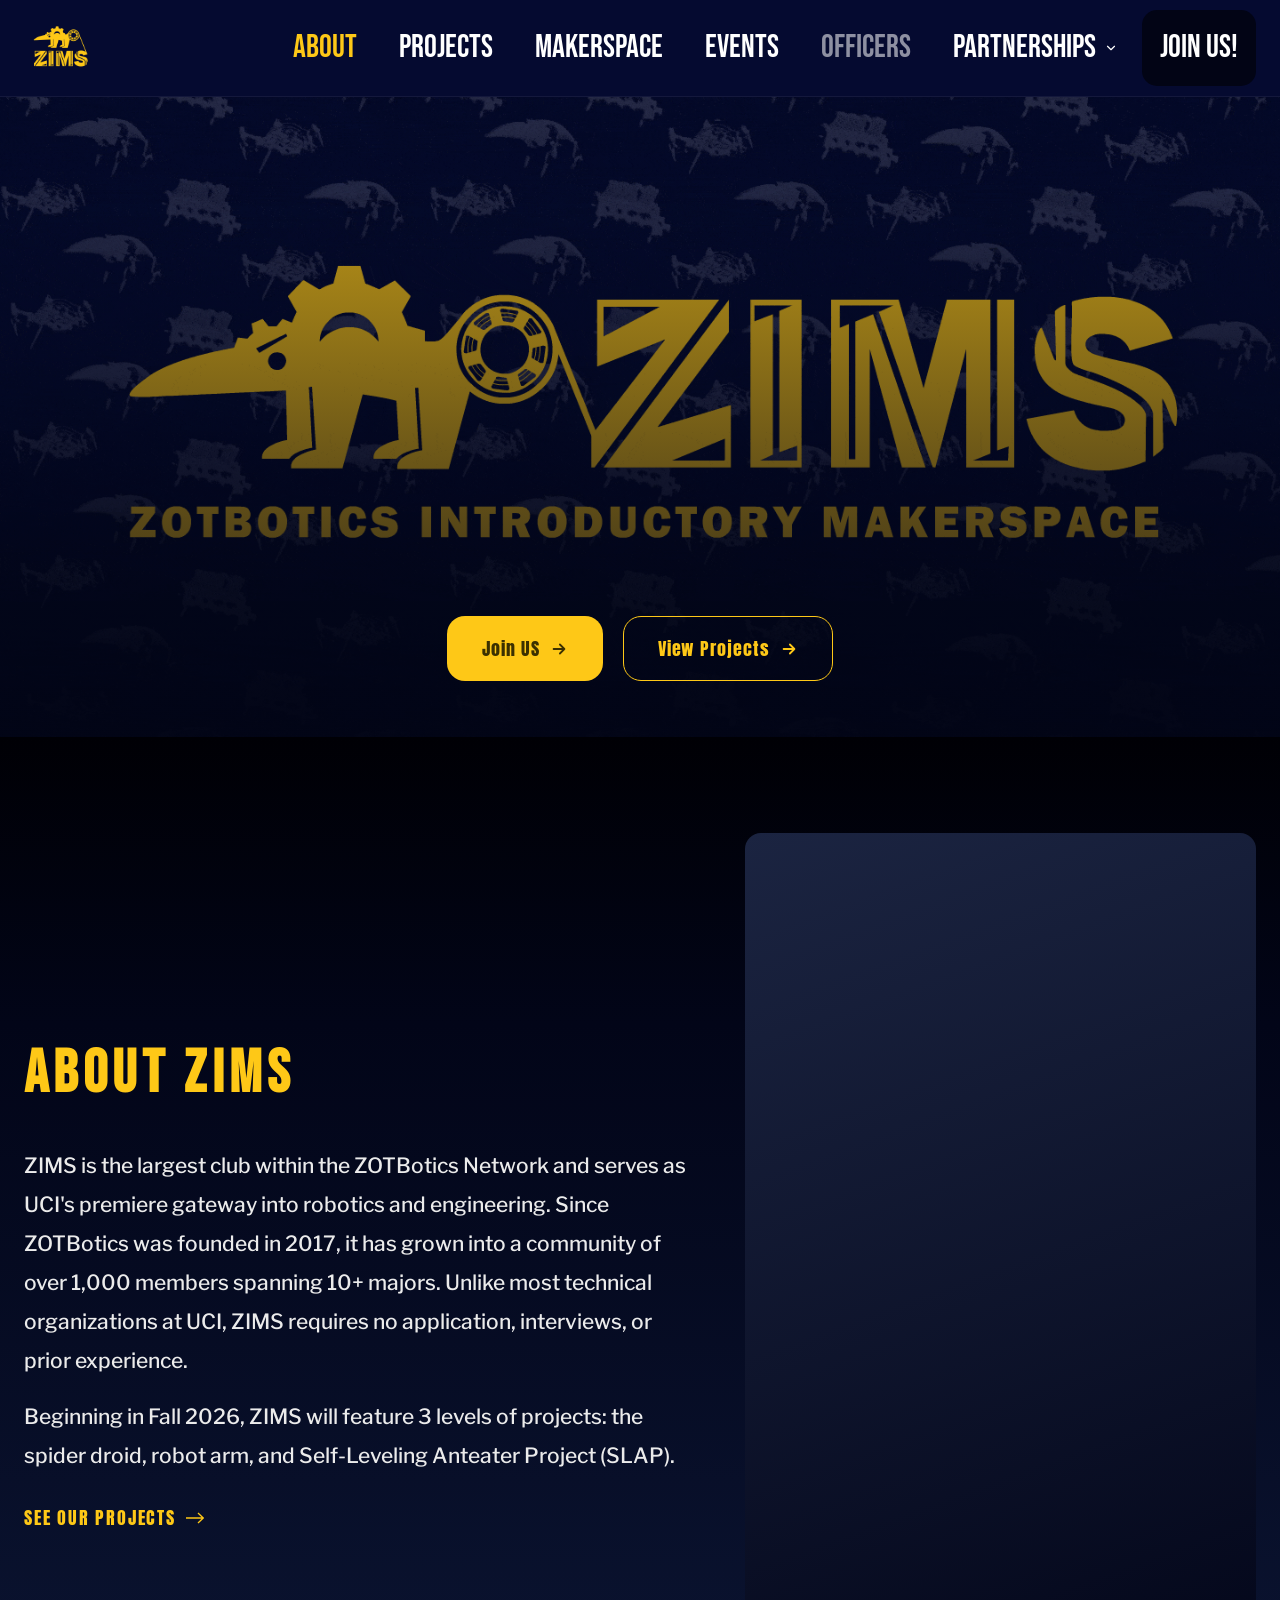
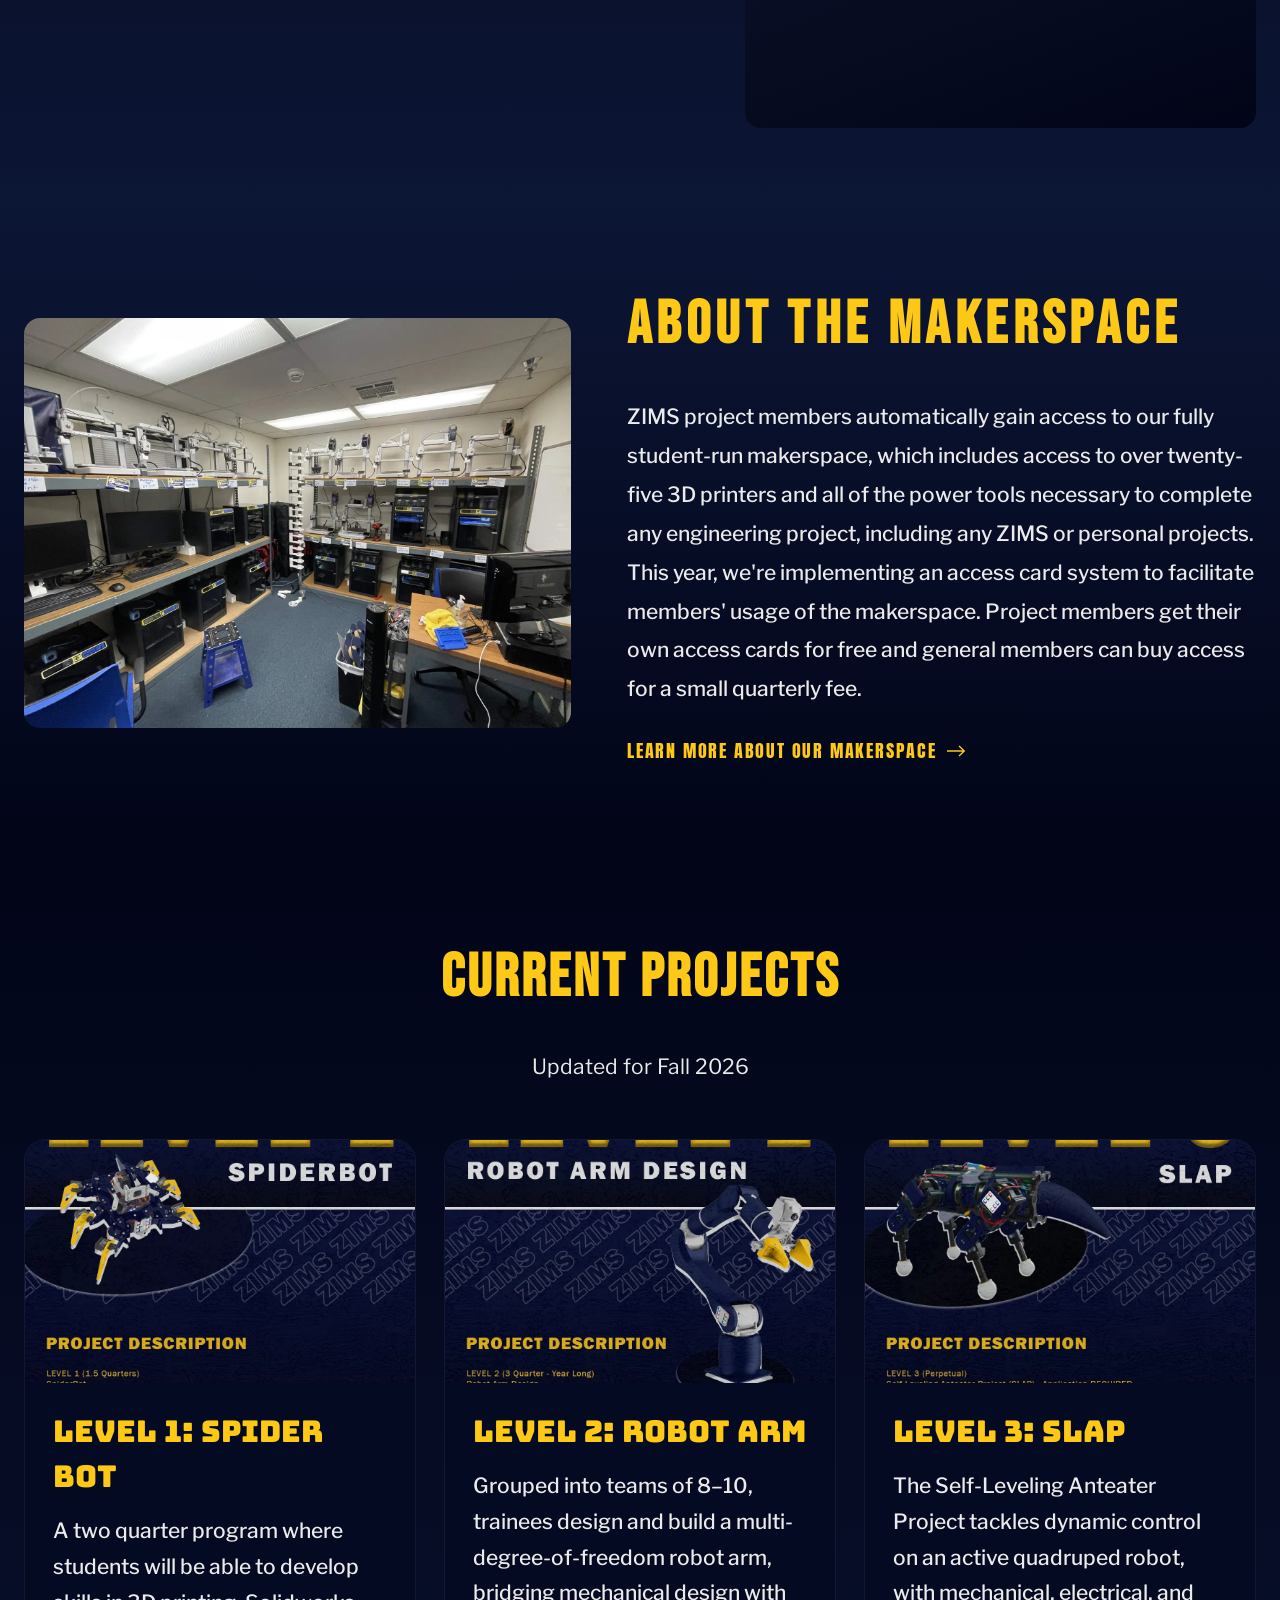
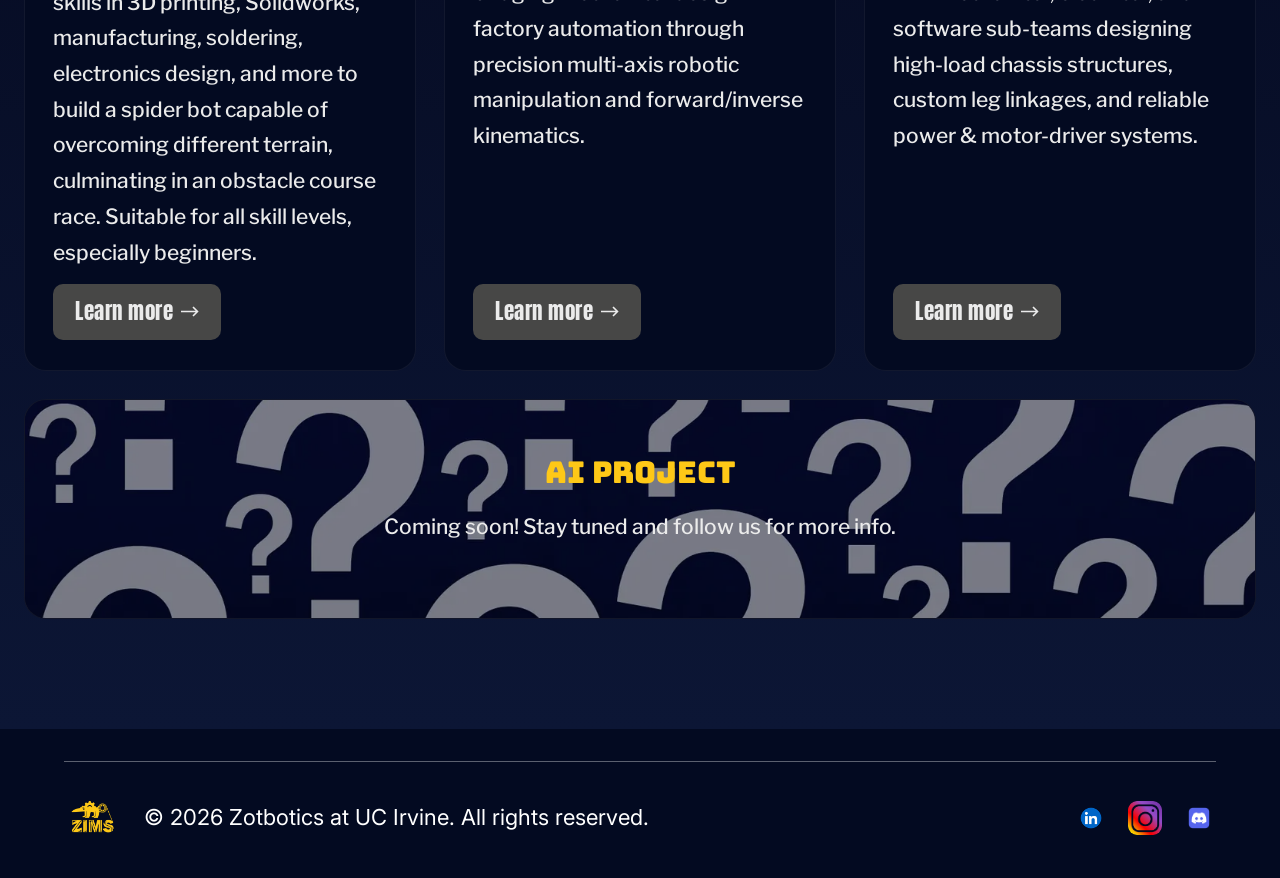
<file: index.html>
<!doctype html>
<html lang="en">
<head>
<meta charset="UTF-8" />
<meta name="viewport" content="width=device-width, initial-scale=1" />
<title>ZIMS — ZOTbotics Introductory Makerspace at UC Irvine</title>
<meta name="description" content="ZIMS is UCI's premiere gateway into robotics and engineering — no application, interviews, or prior experience required." />
<meta name="google-site-verification" content="cYjpdbS10GId5IiXbYmvDKNGMuKDZgHq50NV-4FmzOs" />
<link rel="canonical" href="https://zims-zotbotics-uci.github.io" />
<link rel="icon" href="assets/zims-icon-transparent.png" />
<link rel="stylesheet" href="css/style.css" />

<script type="application/ld+json">
{
  "@context": "https://schema.org",
  "@type": "Organization",
  "name": "Zotbotics Introductory Makerspace",
  "alternateName": "ZIMS",
  "url": "https://zims-zotbotics-uci.github.io/",
  "logo": "https://zims-zotbotics-uci.github.io/assets/zims-logo-mark.png",
  "sameAs": [
    "https://www.instagram.com/zims.uci/",
    "https://www.linkedin.com/company/zotbotics-robotics-club-at-uci/",
    "https://zims-zotbotics-uci.github.io/",
    "https://projects.eng.uci.edu/project-teams/zotbotics-introductory-makerspace-zims"
  ],
  "description": "Located at Engineering and Computing Trailer 120H, Zotbotics hosts a flagship, fully student ran makerspace. Whether you are a complete beginner or a seasoned builder, you will find the tools you need to bring your personal and academic projects to life, with machines ranging from 3D printers to soldering stations. Built by students, for students, our dedicated Makerspace Managers are always on hand to provide guidance and answer your questions.",
  "location": {
    "@type": "Place",
    "name": "University of California, Irvine - Engineering Computing Trailer (ECT), Room 120H",
    "address": {
      "@type": "PostalAddress",
      "addressLocality": "Irvine",
      "addressRegion": "CA",
      "postalCode": "92617",
      "addressCountry": "US",
      "streetAddress": "Engineering Computing Trailer, Room 120H"
     }
   },
  "email": "zims.zotbotics@gmail.com"
}
</script>
  
</head>
<body>
<div id="site-header" class="site-header"></div>

<main>
  <!-- HERO -->
  <section class="hero" id="top">
    <div class="hero-media">
      <img src="assets/ZIMSWebstieHomepageAnimation.gif" alt="ZIMS animated logo banner" />
    </div>
    <div class="hero-buttons">
      <a class="btn btn-solid" href="join-us.html">
        Join US
        <svg viewBox="0 0 20 20" fill="none"><path d="M4 10h12M11 5l5 5-5 5" stroke="#3b3000" stroke-width="2" stroke-linecap="round" stroke-linejoin="round"/></svg>
      </a>
      <a class="btn btn-outline" href="projects.html">
        View Projects
        <svg viewBox="0 0 20 20" fill="none"><path d="M4 10h12M11 5l5 5-5 5" stroke="#fec817" stroke-width="2" stroke-linecap="round" stroke-linejoin="round"/></svg>
      </a>
    </div>
  </section>

  <!-- ABOUT ZIMS -->
  <section class="about-zims grad-a" id="about">
    <div class="container grid">
      <div>
        <h2 class="eyebrow-heading">About ZIMS</h2>
        <p class="body-copy">
          ZIMS is the largest club within the ZOTBotics Network and serves as UCI's premiere gateway into robotics and engineering.
          Since ZOTBotics was founded in 2017, it has grown into a community of over 1,000 members spanning 10+ majors. Unlike most
          technical organizations at UCI, ZIMS requires no application, interviews, or prior experience.
        </p>
        <p class="body-copy" style="margin-top:18px;">
          Beginning in Fall 2026, ZIMS will feature 3 levels of projects: the spider droid, robot arm, and Self-Leveling Anteater Project (SLAP).
        </p>
        <a class="link-cta" href="projects.html">
          See our projects
          <svg viewBox="0 0 27 17" fill="none"><path d="M0 8.5h25M18 1l8 7.5-8 7.5" stroke="#fec817" stroke-width="2"/></svg>
        </a>
      </div>
      <div class="art">
        <video autoplay muted loop playsinline>
          <source src="assets/about-recap.mp4" type="video/mp4" />
        </video>
      </div>
    </div>
  </section>

  <!-- ABOUT MAKERSPACE -->
  <section class="about-maker grad-c">
    <div class="container grid">
      <div class="art">
        <img src="assets/IMG_2845.webp" alt="Inside the ZIMS makerspace" />
      </div>
      <div>
        <h2 class="eyebrow-heading">About the Makerspace</h2>
        <p class="body-copy">
          ZIMS project members automatically gain access to our fully student-run makerspace, which includes access to over
          twenty-five 3D printers and all of the power tools necessary to complete any engineering project, including any
          ZIMS or personal projects. This year, we're implementing an access card system to facilitate members' usage of the
          makerspace. Project members get their own access cards for free and general members can buy access for a small
          quarterly fee.
        </p>
        <a class="link-cta" href="makerspace.html">
          Learn more about our makerspace
          <svg viewBox="0 0 27 17" fill="none"><path d="M0 8.5h25M18 1l8 7.5-8 7.5" stroke="#fec817" stroke-width="2"/></svg>
        </a>
      </div>
    </div>
  </section>

  <!-- CURRENT PROJECTS -->
  <section class="current-projects grad-b">
    <div class="container">
      <h2 class="eyebrow-heading" style="letter-spacing:3px;">Current Projects</h2>
      <p class="kicker">Updated for Fall 2026</p>
      <div class="project-grid">
        <article class="project-card">
          <div class="thumb"><img src="assets/Lvl1.webp" alt="Level 1: Spider Bot" /></div>
          <div class="body">
            <h3>Level 1: Spider Bot</h3>
            <p>A two quarter program where students will be able to develop skills in 3D printing, Solidworks, manufacturing, soldering, electronics design, and more to build a spider bot capable of overcoming different terrain, culminating in an obstacle course race. Suitable for all skill levels, especially beginners.</p>
            <a class="learn-more" href="projects.html#level-1">
              Learn more
              <svg width="18" height="11" viewBox="0 0 18 11" fill="none"><path d="M0 5.5h16M12 1l4.5 4.5L12 10" stroke="#ebebeb" stroke-width="1.6"/></svg>
            </a>
          </div>
        </article>
        <article class="project-card">
          <div class="thumb"><img src="assets/Lvl2.webp" alt="Level 2: Robot Arm" /></div>
          <div class="body">
            <h3>Level 2: Robot Arm</h3>
            <p>Grouped into teams of 8–10, trainees design and build a multi-degree-of-freedom robot arm, bridging mechanical design with factory automation through precision multi-axis robotic manipulation and forward/inverse kinematics.</p>
            <a class="learn-more" href="projects.html#level-2">
              Learn more
              <svg width="18" height="11" viewBox="0 0 18 11" fill="none"><path d="M0 5.5h16M12 1l4.5 4.5L12 10" stroke="#ebebeb" stroke-width="1.6"/></svg>
            </a>
          </div>
        </article>
        <article class="project-card">
          <div class="thumb"><img src="assets/Lvl3.webp" alt="Level 3: Self-Leveling Anteater Project" /></div>
          <div class="body">
            <h3>Level 3: SLAP</h3>
            <p>The Self-Leveling Anteater Project tackles dynamic control on an active quadruped robot, with mechanical, electrical, and software sub-teams designing high-load chassis structures, custom leg linkages, and reliable power &amp; motor-driver systems.</p>
            <a class="learn-more" href="projects.html#level-3">
              Learn more
              <svg width="18" height="11" viewBox="0 0 18 11" fill="none"><path d="M0 5.5h16M12 1l4.5 4.5L12 10" stroke="#ebebeb" stroke-width="1.6"/></svg>
            </a>
          </div>
        </article>
      </div>
      <div class="project-card ai-project" style="margin-top:28px; padding:0; position:relative; overflow:hidden; min-height:220px;">
        <img src="assets/MysteryAIProjectBanner.webp" alt="" style="position:absolute; inset:0; width:100%; height:100%; object-fit:cover; opacity:.55;" />
        <div class="body" style="position:relative; z-index:1; padding:50px 30px;">
          <h3>AI Project</h3>
          <p>Coming soon! Stay tuned and follow us for more info.</p>
        </div>
      </div>
    </div>
  </section>
</main>

<div id="site-footer" class="site-footer"></div>

<script src="js/header-footer.js"></script>
<script src="js/main.js"></script>
</body>
</html>
</file>
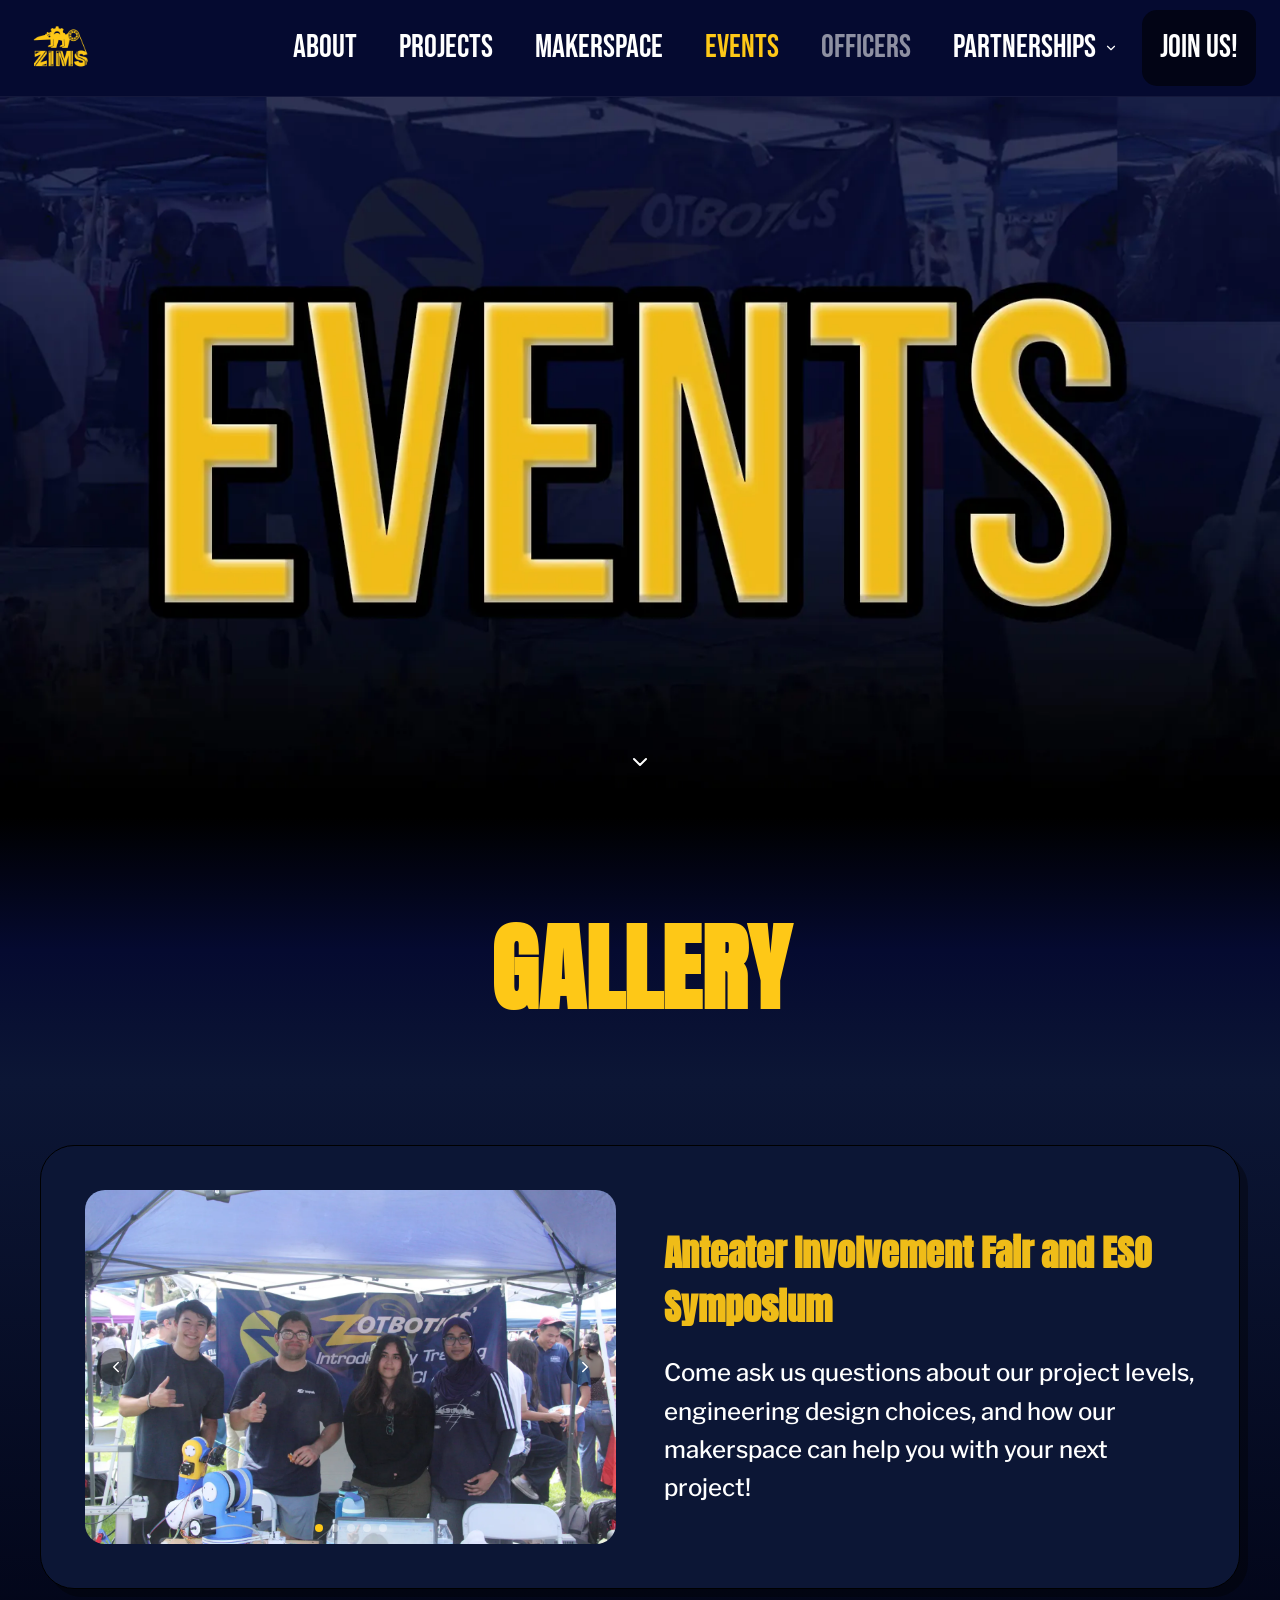
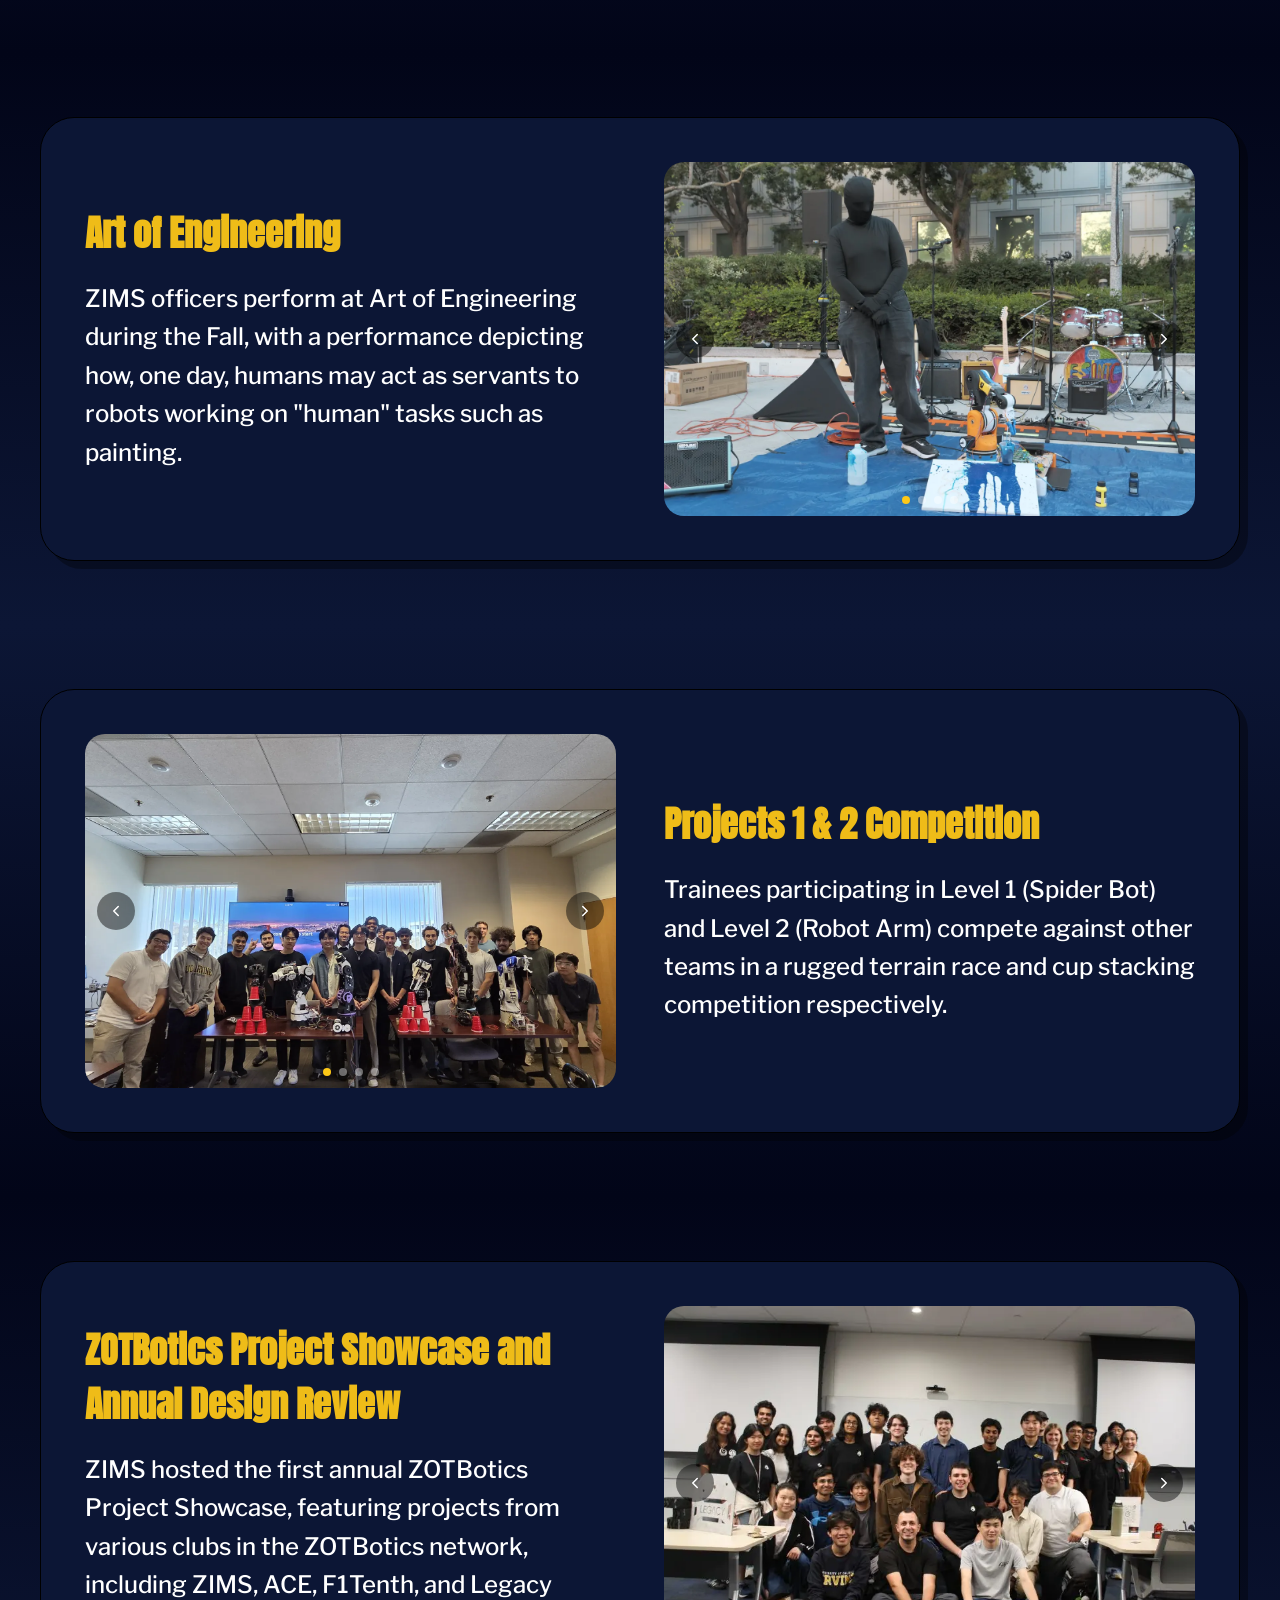
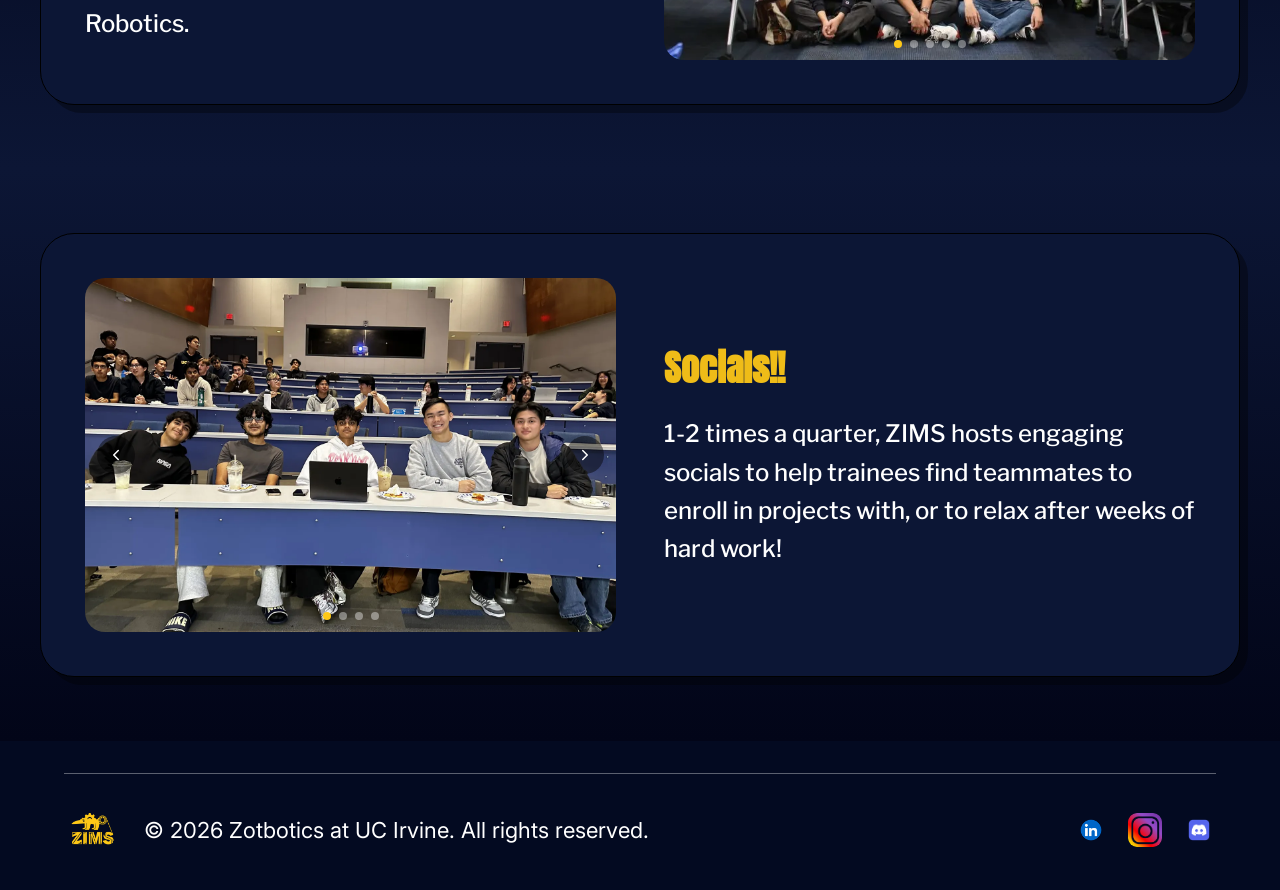
<file: events.html>
<!doctype html>
<html lang="en">
<head>
<meta charset="UTF-8" />
<meta name="viewport" content="width=device-width, initial-scale=1" />
<title>Events — ZIMS</title>
<link rel="icon" href="assets/zims-icon-transparent.png" />
<link rel="stylesheet" href="css/style.css" />
</head>
<body>
<div id="site-header" class="site-header"></div>

<main>
  <section class="title-banner">
    <img src="assets/EventsBigBanner.webp" alt="Events" />
    <div class="scroll-hint">
      <svg viewBox="0 0 24 24" fill="none"><path d="M6 9l6 6 6-6" stroke="#fff" stroke-width="2" stroke-linecap="round" stroke-linejoin="round"/></svg>
    </div>
  </section>

  <section class="gallery-heading">
    <h1>GALLERY</h1>
  </section>

  <div class="event-row grad-c">
    <div class="event-card">
      <div class="carousel" data-carousel>
        <div class="carousel-track">
          <img src="assets/AIF_pic1.webp" alt="Anteater Involvement Fair" />
          <img src="assets/AIF_pic2.webp" alt="Anteater Involvement Fair" />
          <img src="assets/AIF_pic3.webp" alt="Anteater Involvement Fair" />
          <img src="assets/AIF_pic4.webp" alt="Anteater Involvement Fair" />
          <img src="assets/AIF_pic5.webp" alt="Anteater Involvement Fair" />
        </div>
        <button class="carousel-btn prev" aria-label="Previous photo"><svg viewBox="0 0 24 24" fill="none"><path d="M15 6l-6 6 6 6" stroke="#fff" stroke-width="2" stroke-linecap="round" stroke-linejoin="round"/></svg></button>
        <button class="carousel-btn next" aria-label="Next photo"><svg viewBox="0 0 24 24" fill="none"><path d="M9 6l6 6-6 6" stroke="#fff" stroke-width="2" stroke-linecap="round" stroke-linejoin="round"/></svg></button>
        <div class="carousel-dots"></div>
      </div>
      <div>
        <h3>Anteater Involvement Fair and ESO Symposium</h3>
        <p>Come ask us questions about our project levels, engineering design choices, and how our makerspace can help you with your next project!</p>
      </div>
    </div>
  </div>

  <div class="event-row grad-b">
    <div class="event-card">
      <div>
        <h3>Art of Engineering</h3>
        <p>ZIMS officers perform at Art of Engineering during the Fall, with a performance depicting how, one day, humans may act as servants to robots working on "human" tasks such as painting.</p>
      </div>
      <div class="carousel" data-carousel>
        <div class="carousel-track">
          <img src="assets/AoE_Pic1.webp" alt="Art of Engineering performance" />
          <img src="assets/AoE_pic2.webp" alt="Art of Engineering performance" />
          <img src="assets/AoE_pic3.webp" alt="Art of Engineering performance" />
          <img src="assets/AoE_pic4.webp" alt="Art of Engineering performance" />
        </div>
        <button class="carousel-btn prev" aria-label="Previous photo"><svg viewBox="0 0 24 24" fill="none"><path d="M15 6l-6 6 6 6" stroke="#fff" stroke-width="2" stroke-linecap="round" stroke-linejoin="round"/></svg></button>
        <button class="carousel-btn next" aria-label="Next photo"><svg viewBox="0 0 24 24" fill="none"><path d="M9 6l6 6-6 6" stroke="#fff" stroke-width="2" stroke-linecap="round" stroke-linejoin="round"/></svg></button>
        <div class="carousel-dots"></div>
      </div>
    </div>
  </div>

  <div class="event-row grad-c">
    <div class="event-card">
      <div class="carousel" data-carousel>
        <div class="carousel-track">
          <img src="assets/ProjComp_pic1.webp" alt="Projects 1 and 2 Competition" />
          <img src="assets/ProjComp_pic2.webp" alt="Projects 1 and 2 Competition" />
          <img src="assets/ProjComp_pic3.webp" alt="Projects 1 and 2 Competition" />
          <img src="assets/ProjComp_pic4.webp" alt="Projects 1 and 2 Competition" />
        </div>
        <button class="carousel-btn prev" aria-label="Previous photo"><svg viewBox="0 0 24 24" fill="none"><path d="M15 6l-6 6 6 6" stroke="#fff" stroke-width="2" stroke-linecap="round" stroke-linejoin="round"/></svg></button>
        <button class="carousel-btn next" aria-label="Next photo"><svg viewBox="0 0 24 24" fill="none"><path d="M9 6l6 6-6 6" stroke="#fff" stroke-width="2" stroke-linecap="round" stroke-linejoin="round"/></svg></button>
        <div class="carousel-dots"></div>
      </div>
      <div>
        <h3>Projects 1 &amp; 2 Competition</h3>
        <p>Trainees participating in Level 1 (Spider Bot) and Level 2 (Robot Arm) compete against other teams in a rugged terrain race and cup stacking competition respectively.</p>
      </div>
    </div>
  </div>

  <div class="event-row grad-b">
    <div class="event-card">
      <div>
        <h3>ZOTBotics Project Showcase and Annual Design Review</h3>
        <p>ZIMS hosted the first annual ZOTBotics Project Showcase, featuring projects from various clubs in the ZOTBotics network, including ZIMS, ACE, F1Tenth, and Legacy Robotics.</p>
      </div>
      <div class="carousel" data-carousel>
        <div class="carousel-track">
          <img src="assets/ADR_pic1.webp" alt="ZOTBotics Project Showcase and Annual Design Review" />
          <img src="assets/ADR_pic2.webp" alt="ZOTBotics Project Showcase and Annual Design Review" />
          <img src="assets/ProjShow_pic3.webp" alt="ZOTBotics Project Showcase and Annual Design Review" />
          <img src="assets/ProjShow_pic4.webp" alt="ZOTBotics Project Showcase and Annual Design Review" />
          <img src="assets/ProjShow_pic5.webp" alt="ZOTBotics Project Showcase and Annual Design Review" />
        </div>
        <button class="carousel-btn prev" aria-label="Previous photo"><svg viewBox="0 0 24 24" fill="none"><path d="M15 6l-6 6 6 6" stroke="#fff" stroke-width="2" stroke-linecap="round" stroke-linejoin="round"/></svg></button>
        <button class="carousel-btn next" aria-label="Next photo"><svg viewBox="0 0 24 24" fill="none"><path d="M9 6l6 6-6 6" stroke="#fff" stroke-width="2" stroke-linecap="round" stroke-linejoin="round"/></svg></button>
        <div class="carousel-dots"></div>
      </div>
    </div>
  </div>

  <div class="event-row grad-c">
    <div class="event-card">
      <div class="carousel" data-carousel>
        <div class="carousel-track">
          <img src="assets/Socials_pic1.webp" alt="ZIMS socials" />
          <img src="assets/Socials_pic2.webp" alt="ZIMS socials" />
          <img src="assets/Socials_pic3.webp" alt="ZIMS socials" />
          <img src="assets/Socials_pic4.webp" alt="ZIMS socials" />
        </div>
        <button class="carousel-btn prev" aria-label="Previous photo"><svg viewBox="0 0 24 24" fill="none"><path d="M15 6l-6 6 6 6" stroke="#fff" stroke-width="2" stroke-linecap="round" stroke-linejoin="round"/></svg></button>
        <button class="carousel-btn next" aria-label="Next photo"><svg viewBox="0 0 24 24" fill="none"><path d="M9 6l6 6-6 6" stroke="#fff" stroke-width="2" stroke-linecap="round" stroke-linejoin="round"/></svg></button>
        <div class="carousel-dots"></div>
      </div>
      <div>
        <h3>Socials!!</h3>
        <p>1-2 times a quarter, ZIMS hosts engaging socials to help trainees find teammates to enroll in projects with, or to relax after weeks of hard work!</p>
      </div>
    </div>
  </div>
</main>

<div id="site-footer" class="site-footer"></div>

<script src="js/header-footer.js"></script>
<script src="js/main.js"></script>
</body>
</html>
</file>
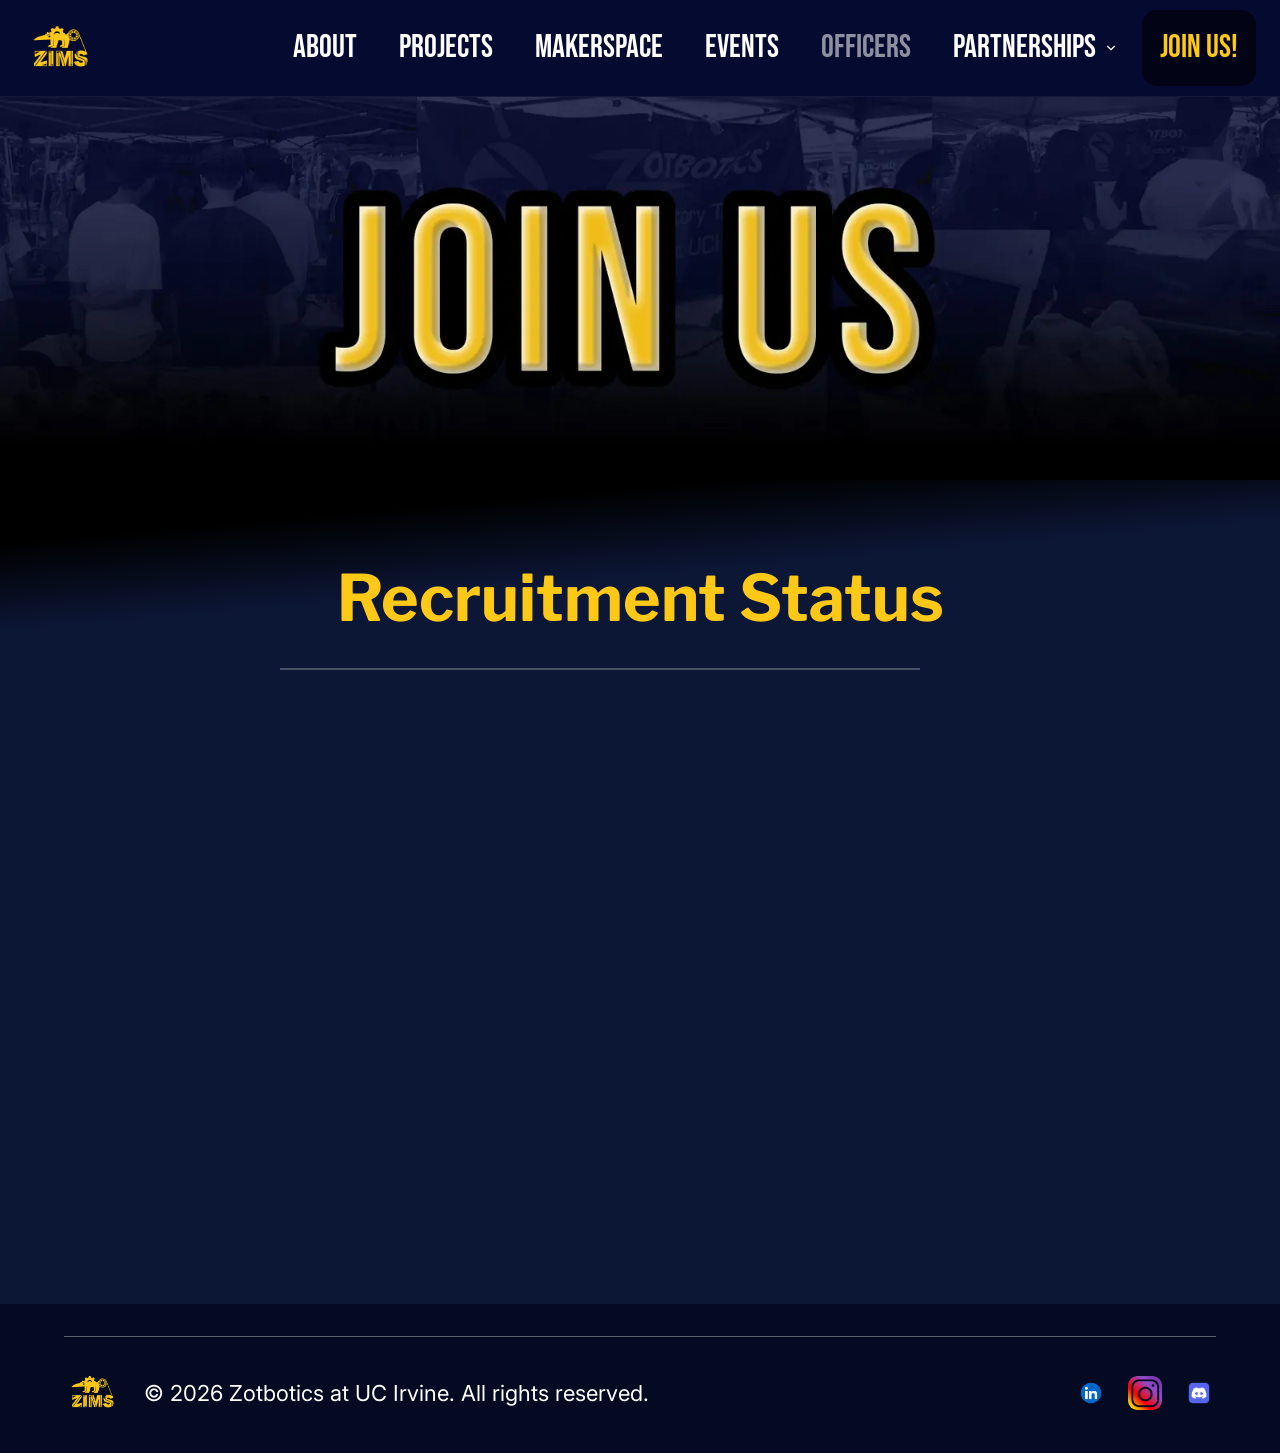
<file: join-us.html>
<!doctype html>
<html lang="en">
<head>
<meta charset="UTF-8" />
<meta name="viewport" content="width=device-width, initial-scale=1" />
<title>Join Us — ZIMS</title>
<link rel="icon" href="assets/zims-icon-transparent.png" />
<link rel="stylesheet" href="css/style.css" />
</head>
<body>
<div id="site-header" class="site-header"></div>

<main>
  <section class="join-hero title-banner">
    <img src="assets/JoinUsSmallBanner.webp" alt="Join Us" />
  </section>

  <section class="recruitment-status">
    <div class="container">
      <h1>Recruitment Status</h1>
      <div class="rule"></div>
    </div>
  </section>

  <section class="role-banner">
    <iframe src="https://script.google.com/a/macros/uci.edu/s/AKfycbzBXYtrs_iEP2rUKgU0cUz-TjfiML71-N-pI2j9Szh5cb8QmbHXgyZkbi2R1xArGoxIeQ/exec"></iframe>
  </section>
</main>

<div id="site-footer" class="site-footer"></div>

<script src="js/header-footer.js"></script>
<script src="js/main.js"></script>
</body>
</html>
</file>
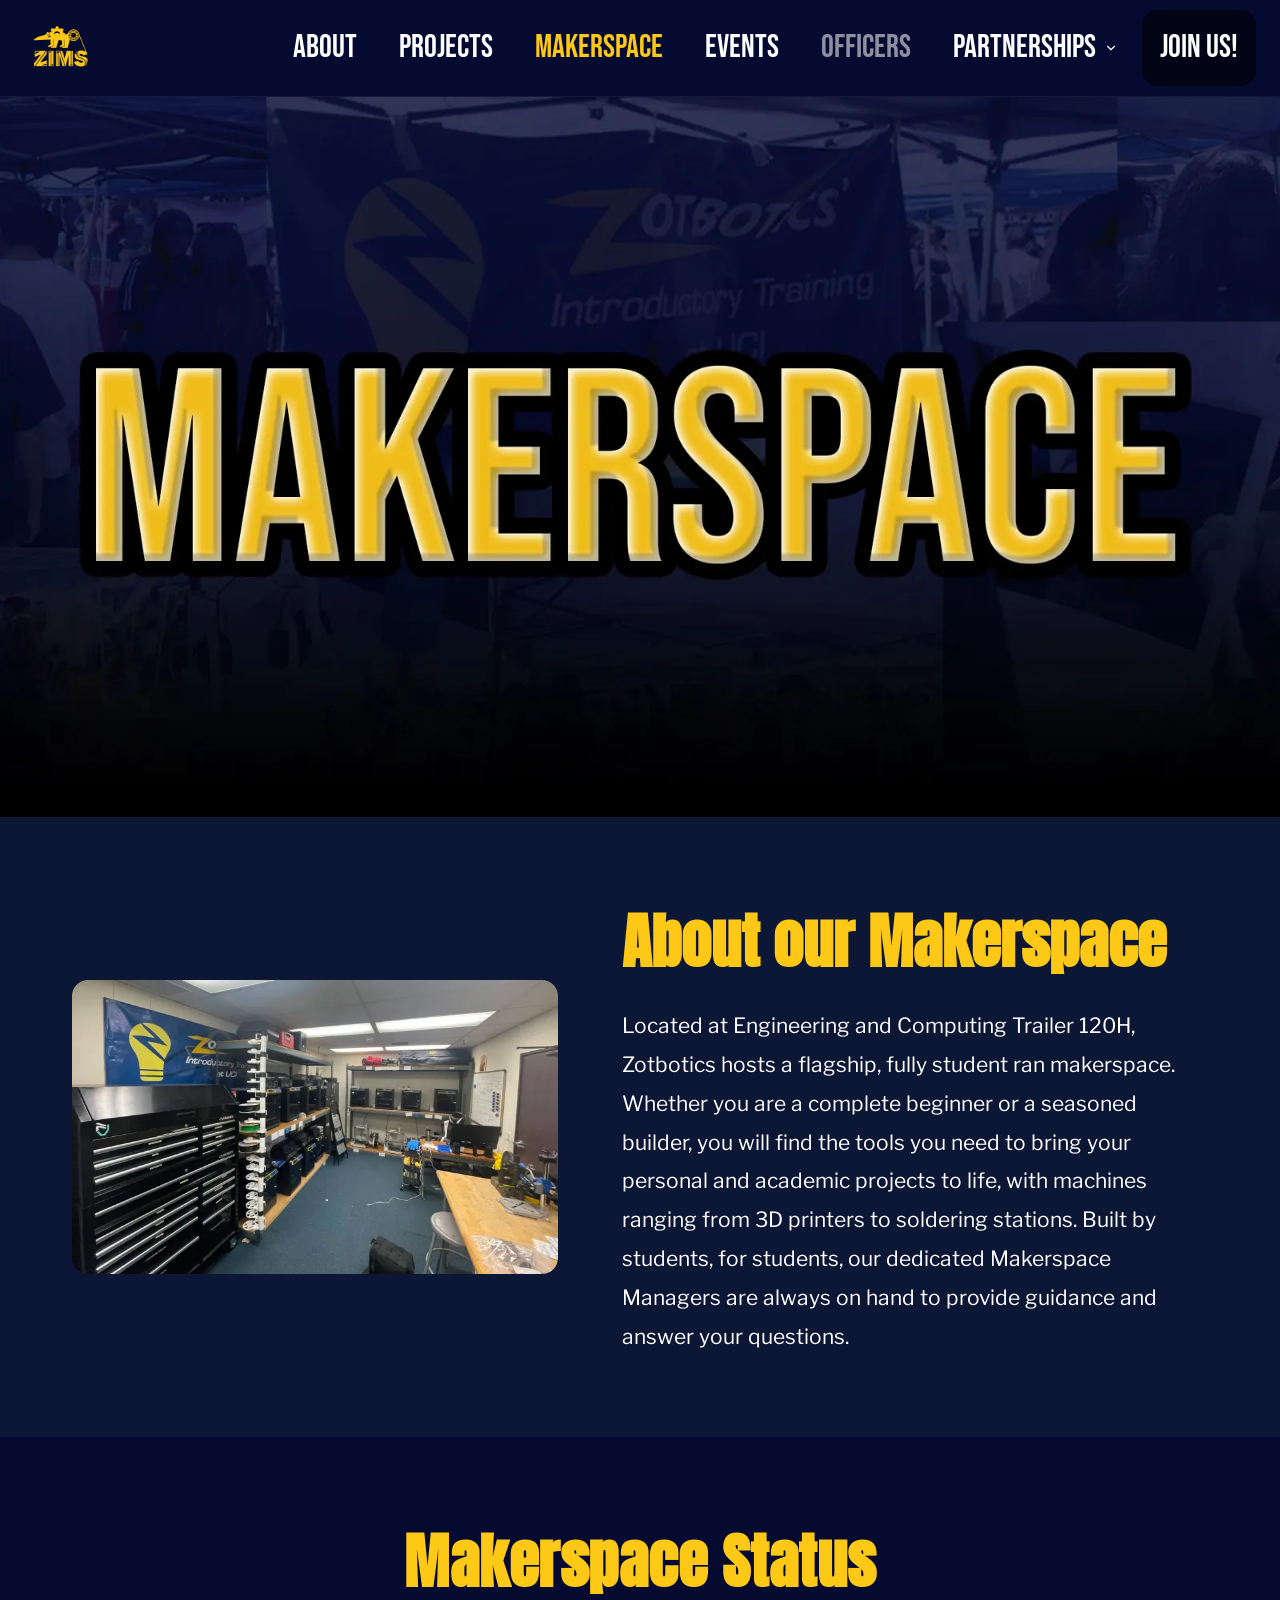
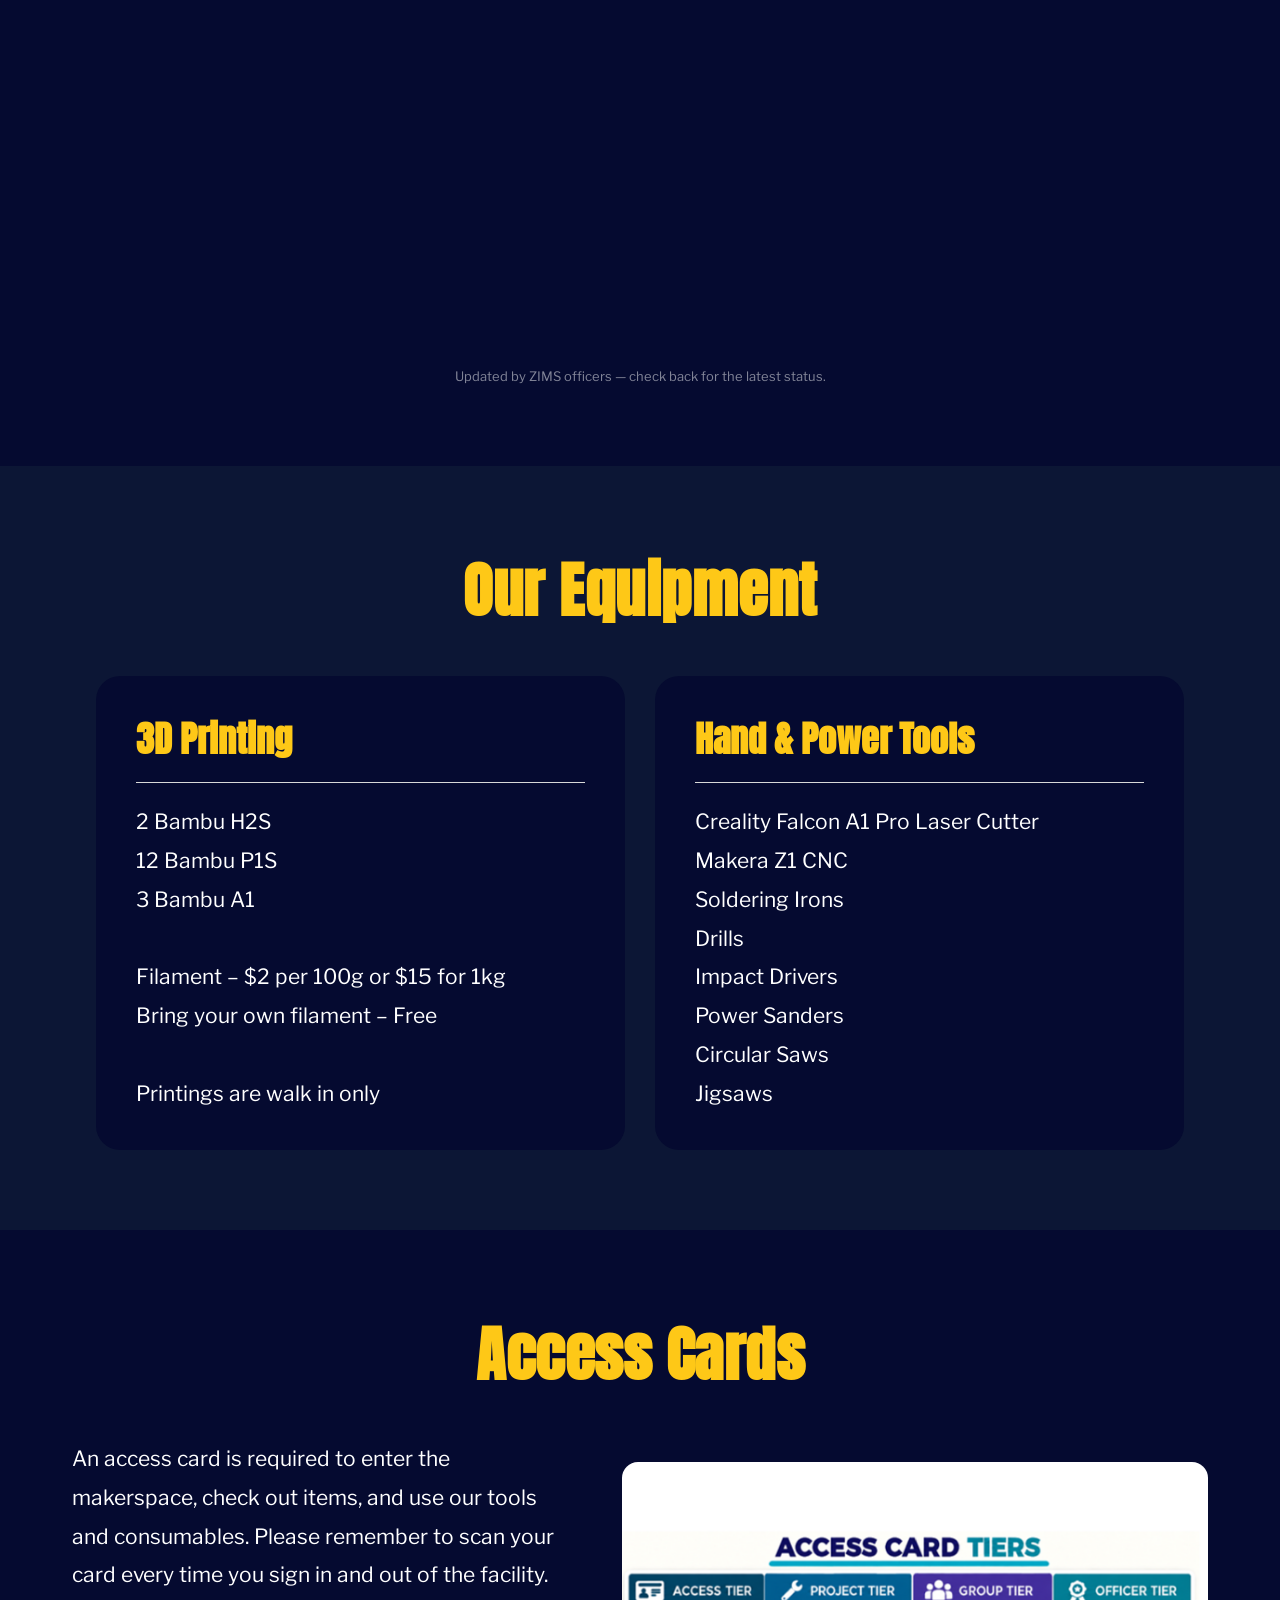
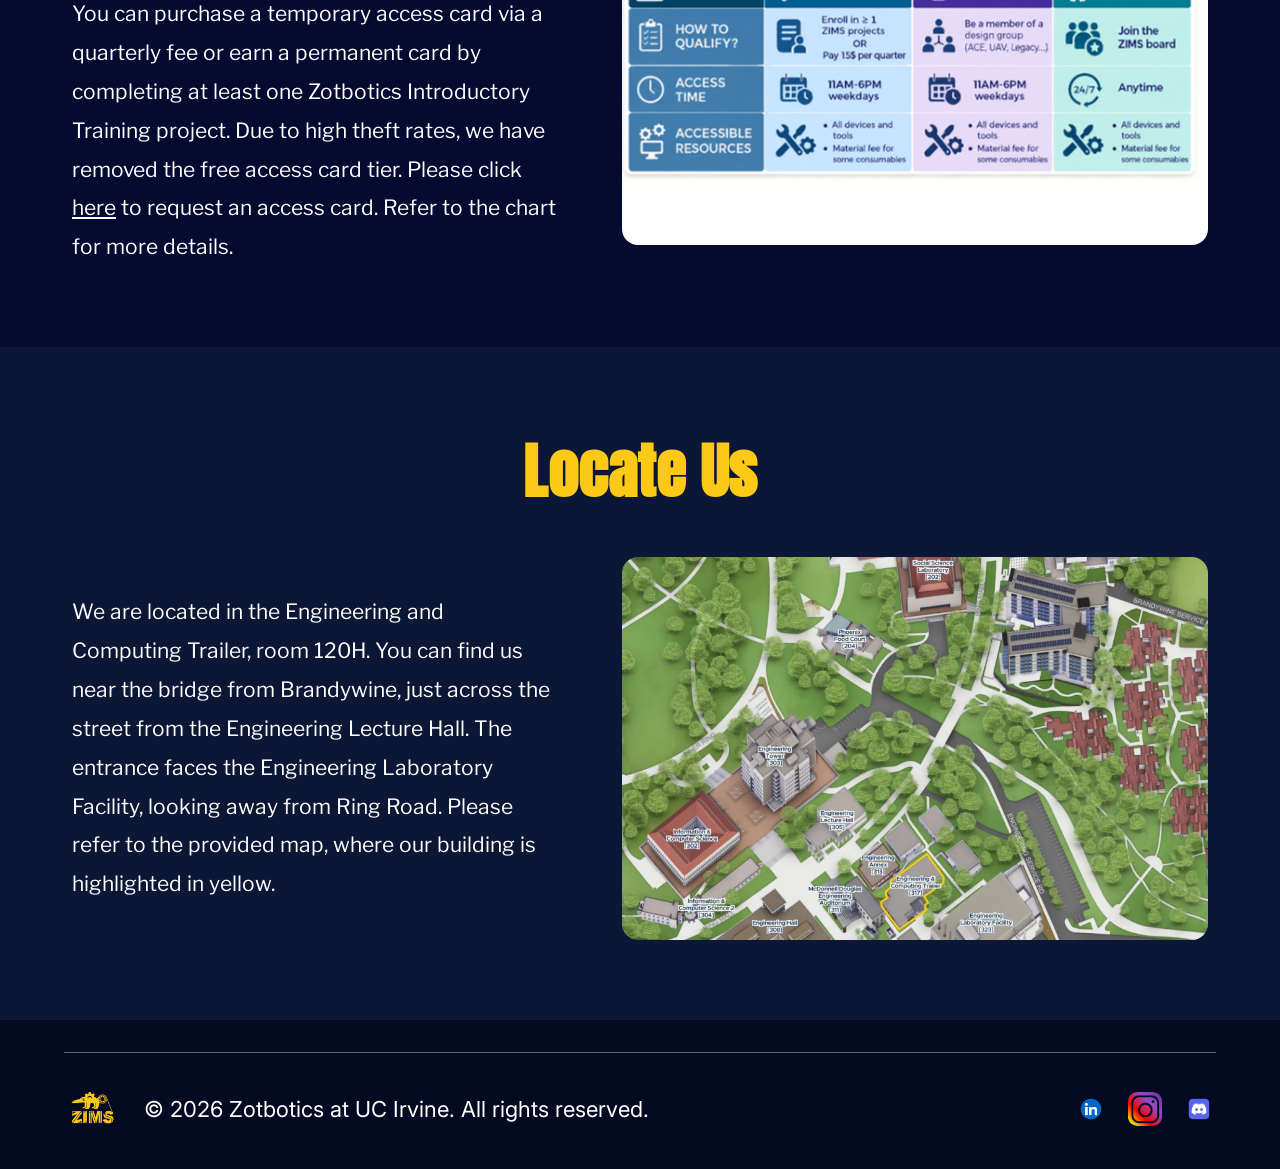
<file: makerspace.html>
<!doctype html>
<html lang="en">
<head>
<meta charset="UTF-8" />
<meta name="viewport" content="width=device-width, initial-scale=1" />
<title>Makerspace — ZIMS</title>
<link rel="icon" href="assets/zims-icon-transparent.png" />
<link rel="stylesheet" href="css/style.css" />
</head>
<body>
<div id="site-header" class="site-header"></div>

<main>
  <section class="title-banner" style="background:var(--navy-800);">
    <img src="assets/MAKERSPACEBigBanner.webp" alt="Makerspace" />
  </section>

  <section class="maker-about">
    <div class="maker-row">
      <div class="art"><img src="assets/makerspace-toolchest.webp" alt="Inside the ZIMS makerspace" /></div>
      <div>
        <h2>About our Makerspace</h2>
        <p>Located at Engineering and Computing Trailer 120H, Zotbotics hosts a flagship, fully student ran makerspace. Whether you are a complete beginner or a seasoned builder, you will find the tools you need to bring your personal and academic projects to life, with machines ranging from 3D printers to soldering stations. Built by students, for students, our dedicated Makerspace Managers are always on hand to provide guidance and answer your questions.</p>
      </div>
    </div>
  </section>

  <section class="maker-status">
    <h2 class="maker-heading">Makerspace Status</h2>
      <iframe src="https://script.google.com/a/macros/uci.edu/s/AKfycbxvPrJp1Kxlu2q1GiB7W0r9co0tRuD2PoKU_IZXsX82zI19KdRIIpuM3lF7_C8PHXmQAQ/exec"></iframe>
    <p class="status-updated">Updated by ZIMS officers — check back for the latest status.</p>
  </section>

  <section class="maker-equip">
    <h2 class="maker-heading">Our Equipment</h2>
    <div class="equip-grid">
      <div class="equip-card">
        <h3>3D Printing</h3>
        <hr />
        <p>2 Bambu H2S
12 Bambu P1S
3 Bambu A1

Filament – $2 per 100g or $15 for 1kg
Bring your own filament – Free

Printings are walk in only</p>
      </div>
      <div class="equip-card">
        <h3>Hand &amp; Power Tools</h3>
        <hr />
        <p>Creality Falcon A1 Pro Laser Cutter
Makera Z1 CNC
Soldering Irons
Drills
Impact Drivers
Power Sanders
Circular Saws
Jigsaws</p>
      </div>
    </div>
  </section>

  <section class="maker-access">
    <h2 class="maker-heading">Access Cards</h2>
    <div class="maker-row">
      <div>
        <p>An access card is required to enter the makerspace, check out items, and use our tools and consumables. Please remember to scan your card every time you sign in and out of the facility. You can purchase a temporary access card via a quarterly fee or earn a permanent card by completing at least one Zotbotics Introductory Training project. Due to high theft rates, we have removed the free access card tier. Please click <a href="https://forms.gle/baS4VVGV7MsdtaAx7" style="text-decoration: underline;" title="Access Card Google Form Link">here</a> to request an access card. Refer to the chart for more details.</p>
      </div>
      <div class="art"><img src="assets/new_access_card_chart.png" alt="Zotbotics Makerspace access card tiers and benefits" /></div>
    </div>
  </section>

  <section class="maker-locate">
    <h2 class="maker-heading">Locate Us</h2>
    <div class="maker-row">
      <div>
        <p>We are located in the Engineering and Computing Trailer, room 120H. You can find us near the bridge from Brandywine, just across the street from the Engineering Lecture Hall. The entrance faces the Engineering Laboratory Facility, looking away from Ring Road. Please refer to the provided map, where our building is highlighted in yellow.</p>
      </div>
      <div class="art"><img src="assets/campus-map.webp" alt="Campus map highlighting the Engineering and Computing Trailer" /></div>
    </div>
  </section>
</main>

<div id="site-footer" class="site-footer"></div>

<script src="js/header-footer.js"></script>
<script src="js/main.js"></script>
</body>
</html>
</file>
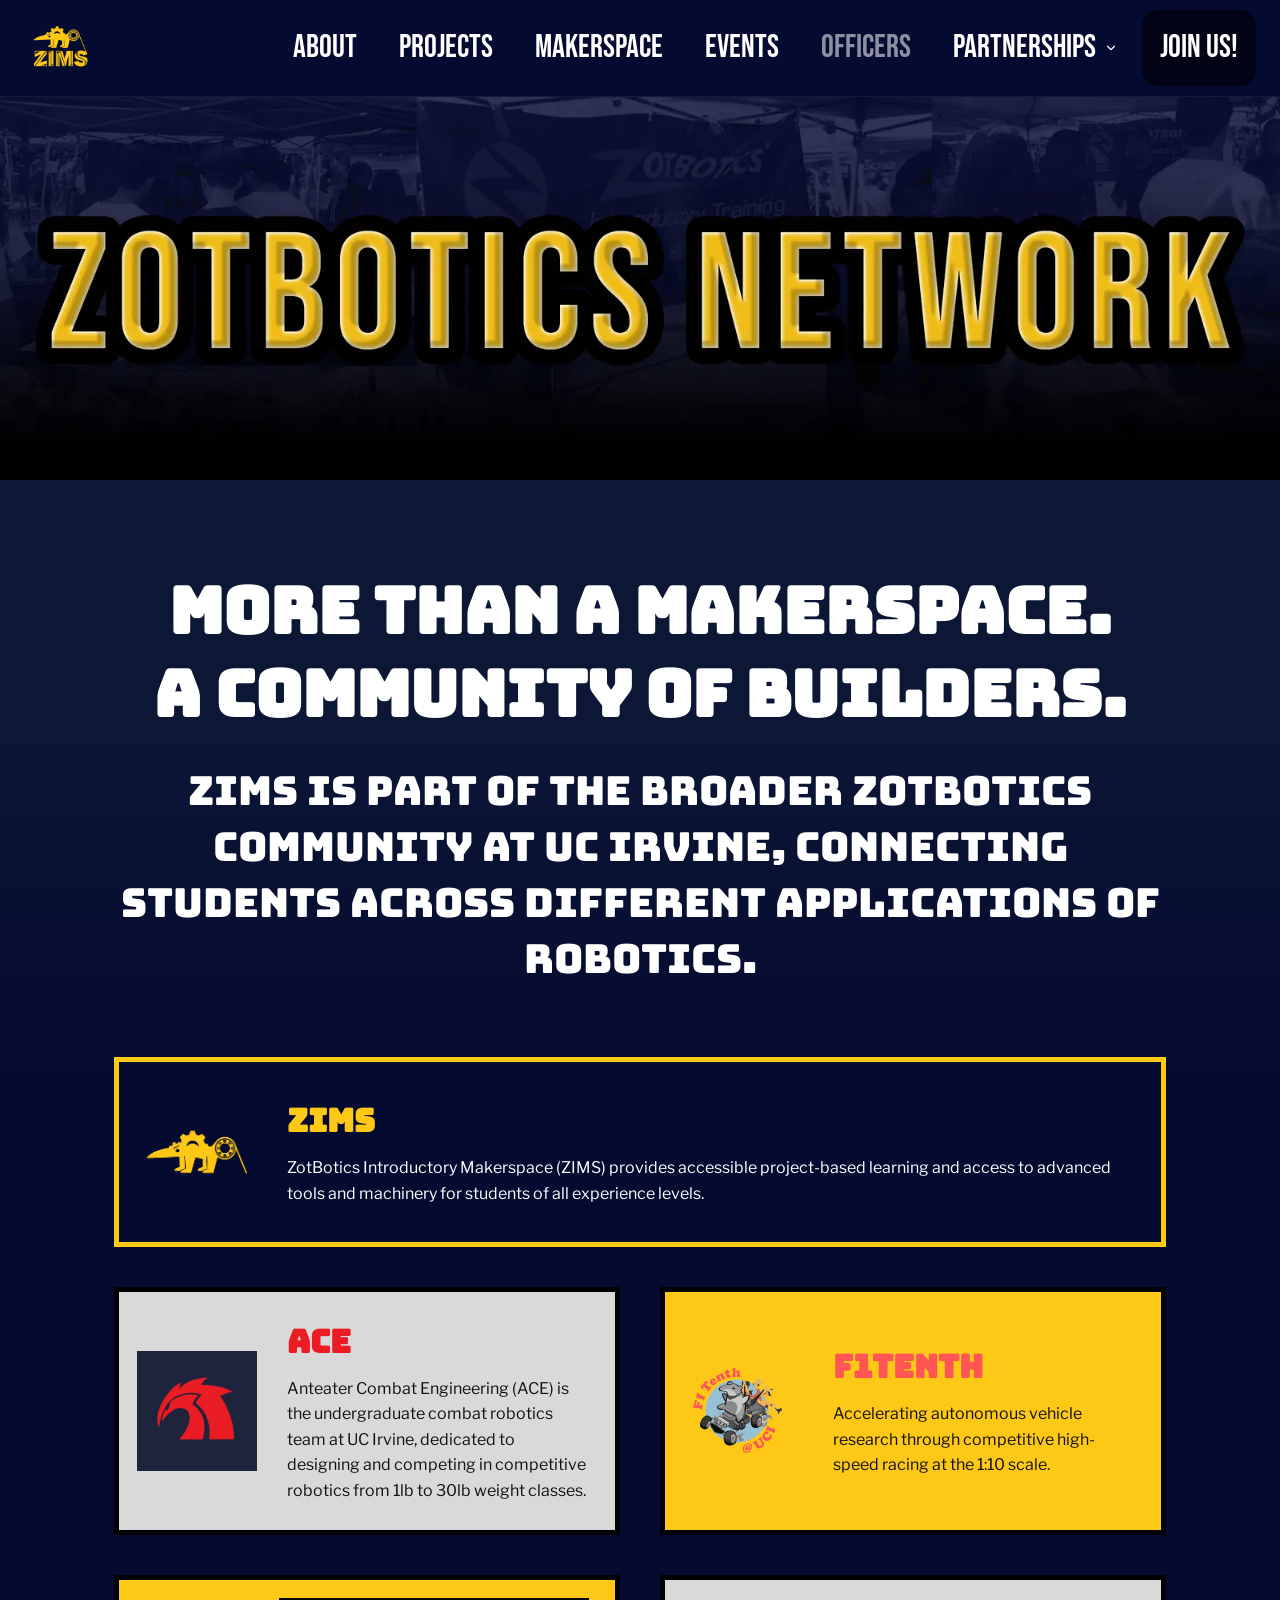
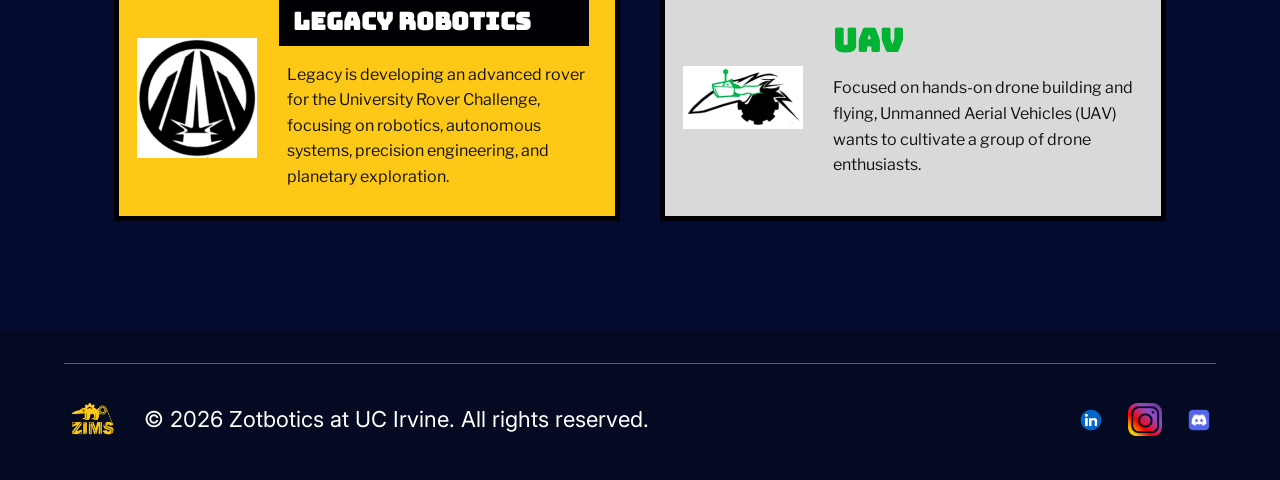
<file: our-network.html>
<!doctype html>
<html lang="en">
<head>
<meta charset="UTF-8" />
<meta name="viewport" content="width=device-width, initial-scale=1" />
<title>Our Network — ZIMS</title>
<link rel="icon" href="assets/zims-icon-transparent.png" />
<link rel="stylesheet" href="css/style.css" />
</head>
<body>
<div id="site-header" class="site-header"></div>

<main style="background:linear-gradient(180deg,var(--navy-700) 34.615%, var(--navy-800) 53.365%);">
  <section class="title-banner">
    <img src="assets/ZOTBoticsNetworkSmallBanner.webp" alt="ZotBotics Network" />
  </section>

  <div class="network-intro">
    <h1>More than a makerspace.<br />A community of builders.</h1>
    <p>ZIMS is part of the broader ZotBotics community at UC Irvine, connecting students across different applications of robotics.</p>
  </div>

  <div class="network-grid">
    <div class="net-card zims" style="grid-column:1/-1;">
      <img src="assets/zims-icon-transparent.png" alt="ZIMS" />
      <h3>ZIMS</h3>
      <p>ZotBotics Introductory Makerspace (ZIMS) provides accessible project-based learning and access to advanced tools and machinery for students of all experience levels.</p>
    </div>
    <div class="net-card ace">
      <img src="assets/logo-ace.webp" alt="ACE" />
      <h3>ACE</h3>
      <p>Anteater Combat Engineering (ACE) is the undergraduate combat robotics team at UC Irvine, dedicated to designing and competing in competitive robotics from 1lb to 30lb weight classes.</p>
    </div>
    <div class="net-card f1">
      <img src="assets/logo-f1tenth.webp" alt="F1Tenth" />
      <h3>F1Tenth</h3>
      <p>Accelerating autonomous vehicle research through competitive high-speed racing at the 1:10 scale.</p>
    </div>
    <div class="net-card legacy">
      <img src="assets/logo-legacy.webp" alt="Legacy Robotics" />
      <h3>Legacy Robotics</h3>
      <p>Legacy is developing an advanced rover for the University Rover Challenge, focusing on robotics, autonomous systems, precision engineering, and planetary exploration.</p>
    </div>
    <div class="net-card uav">
      <img src="assets/logo-uav.webp" alt="UAV" />
      <h3>UAV</h3>
      <p>Focused on hands-on drone building and flying, Unmanned Aerial Vehicles (UAV) wants to cultivate a group of drone enthusiasts.</p>
    </div>
  </div>
</main>

<div id="site-footer" class="site-footer"></div>

<script src="js/header-footer.js"></script>
<script src="js/main.js"></script>
</body>
</html>
</file>
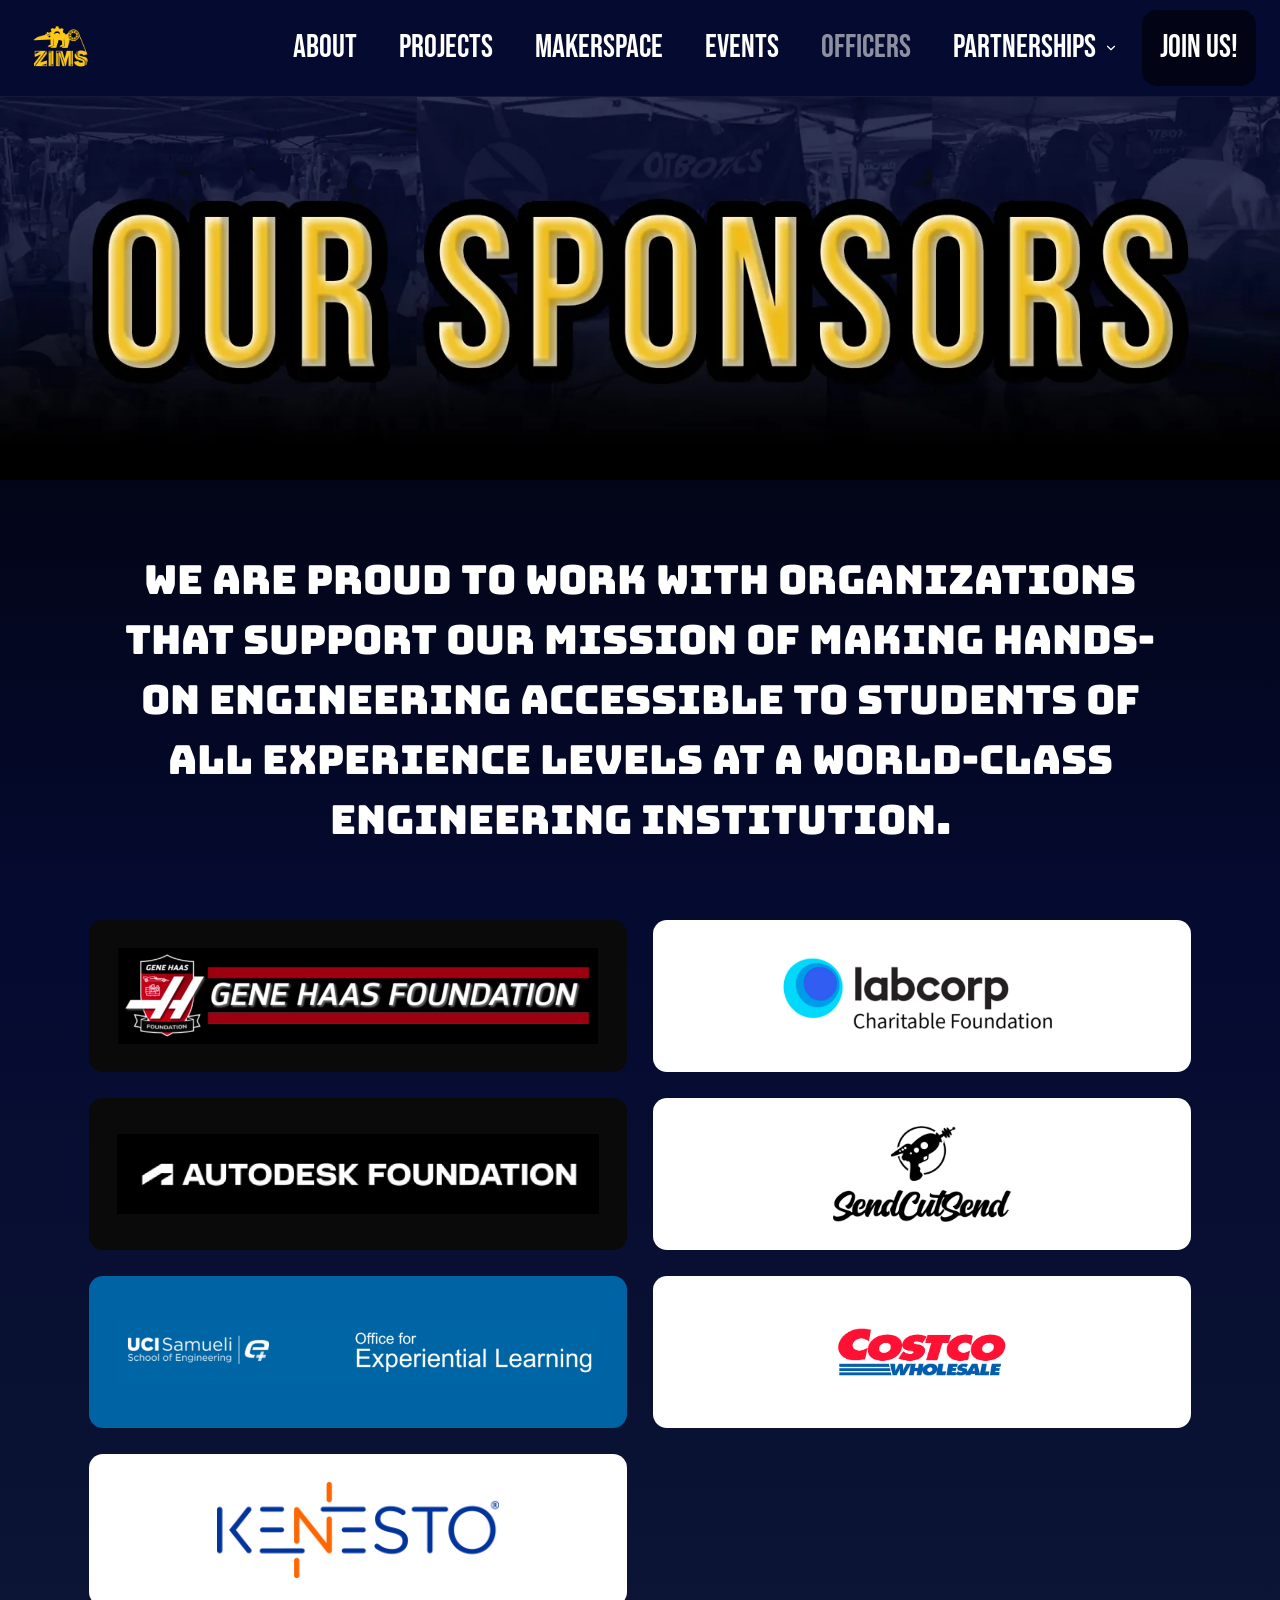
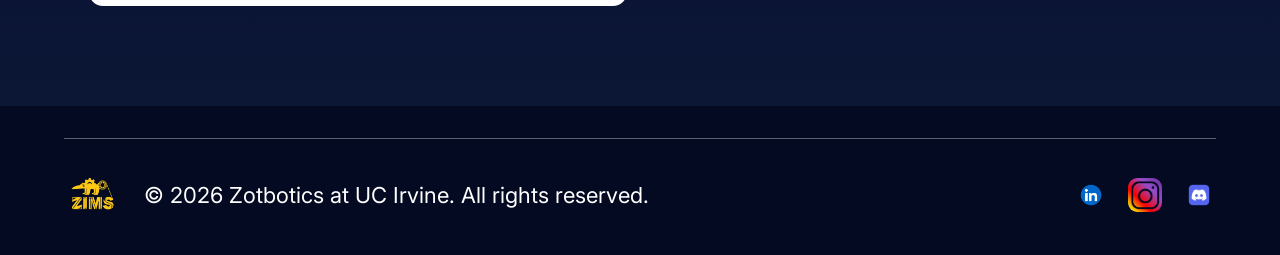
<file: our-sponsors.html>
<!doctype html>
<html lang="en">
<head>
<meta charset="UTF-8" />
<meta name="viewport" content="width=device-width, initial-scale=1" />
<title>Our Sponsors — ZIMS</title>
<link rel="icon" href="assets/zims-icon-transparent.png" />
<link rel="stylesheet" href="css/style.css" />
</head>
<body>
<div id="site-header" class="site-header"></div>

<main style="background:linear-gradient(180deg, #000000 0%, var(--navy-800) 50.481%, var(--navy-700) 100%);">
  <section class="title-banner">
    <img src="assets/OurSponsorsBanner.webp" alt="Our Sponsors" />
  </section>

  <p class="sponsor-blurb">
    We are proud to work with organizations that support our mission of making hands-on engineering accessible to
    students of all experience levels at a world-class engineering institution.
  </p>

  <div class="sponsor-grid">
    <div class="sponsor-row">
      <div class="sponsor-logo bg-black"><img src="assets/sponsor-genehaas.webp" alt="Gene Haas Foundation" /></div>
      <div class="sponsor-logo bg-white"><img src="assets/sponsor-labcorp.webp" alt="LabCorp Charitable Foundation" /></div>
    </div>
    <div class="sponsor-row">
      <div class="sponsor-logo bg-black"><img src="assets/sponsor-autodesk.webp" alt="Autodesk Foundation" /></div>
      <div class="sponsor-logo bg-white"><img src="assets/sponsor-sendcutsend.webp" alt="SendCutSend" /></div>
    </div>
    <div class="sponsor-row">
      <div class="sponsor-logo bg-blue"><img src="assets/sponsor-uci.webp" alt="UCI Samueli School of Engineering — Office for Experiential Learning" /></div>
      <div class="sponsor-logo bg-white"><img src="assets/sponsor-costco.webp" alt="Costco Wholesale" /></div>
    </div>
    <div class="sponsor-row">
      <div class="sponsor-logo bg-white"><img src="assets/sponsor-kenesto.webp" alt="Kenesto" /></div>
    </div>
  </div>
</main>

<div id="site-footer" class="site-footer"></div>

<script src="js/header-footer.js"></script>
<script src="js/main.js"></script>
</body>
</html>
</file>
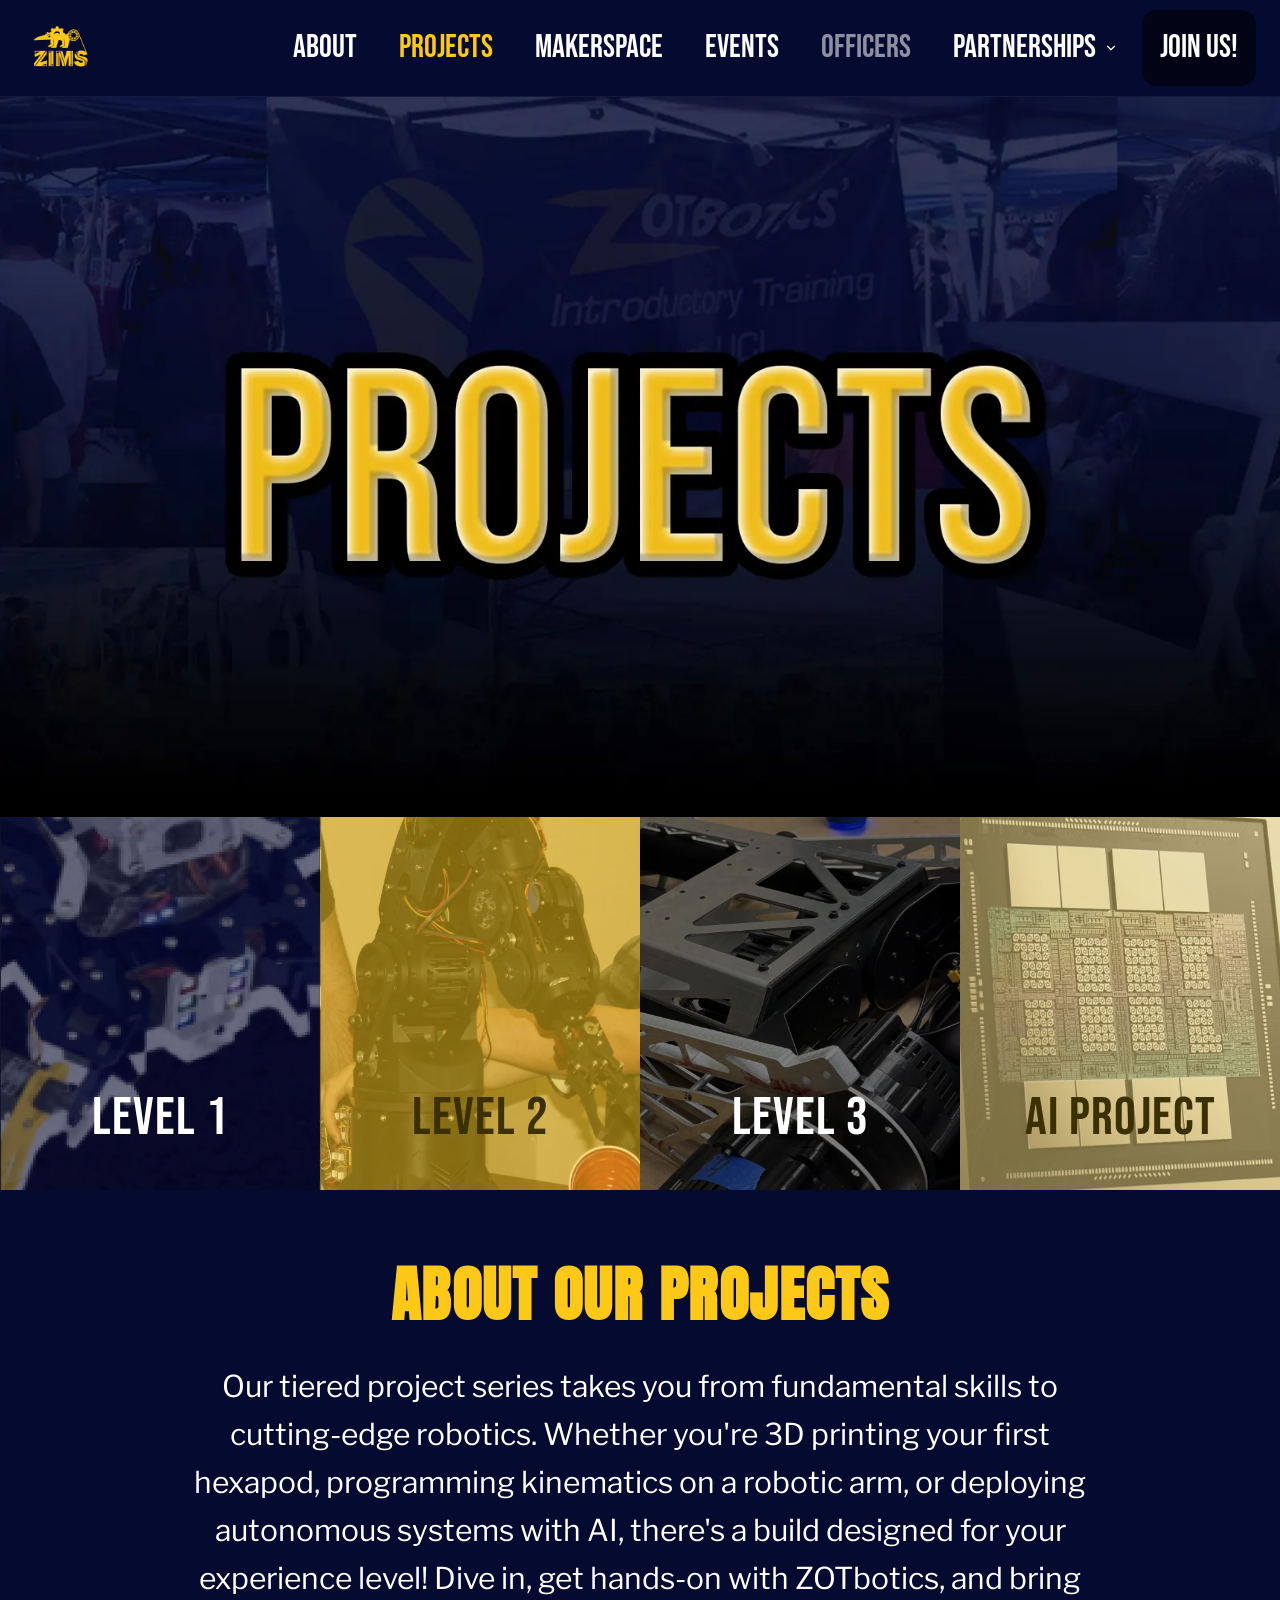
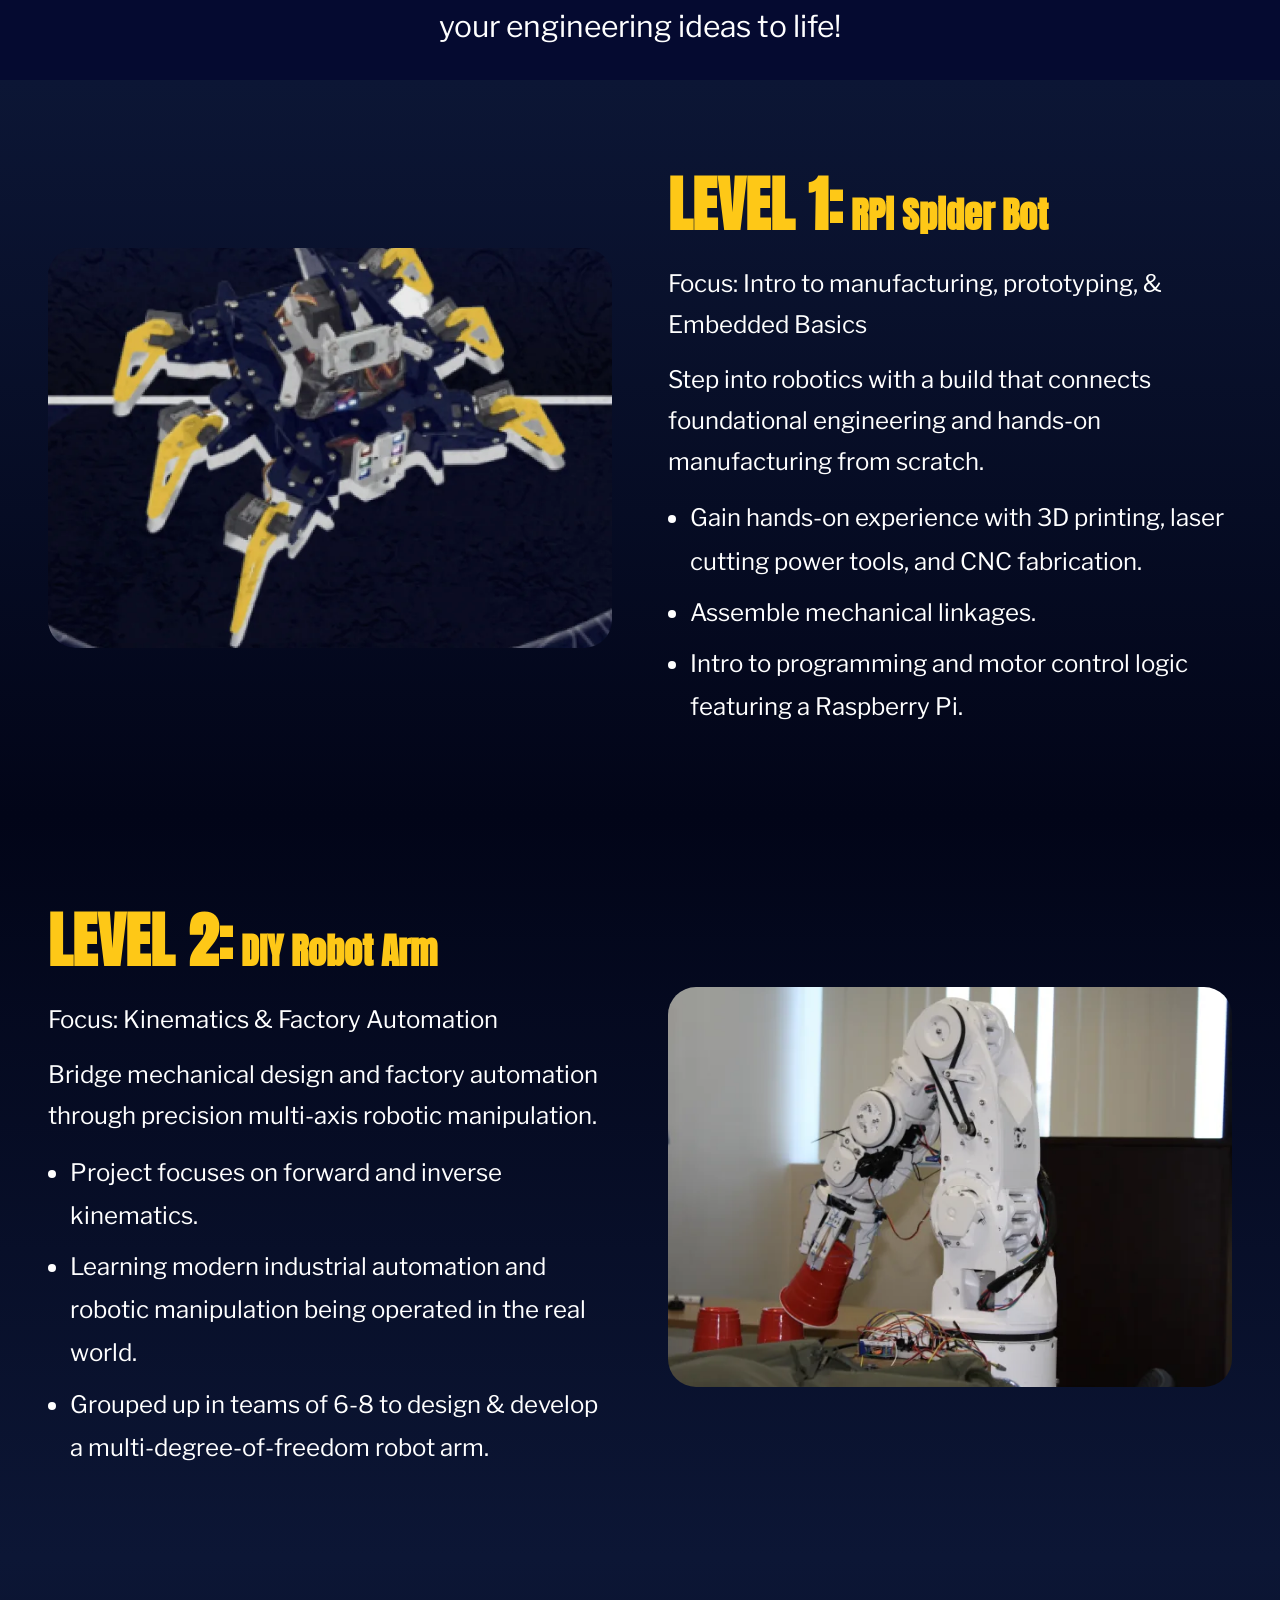
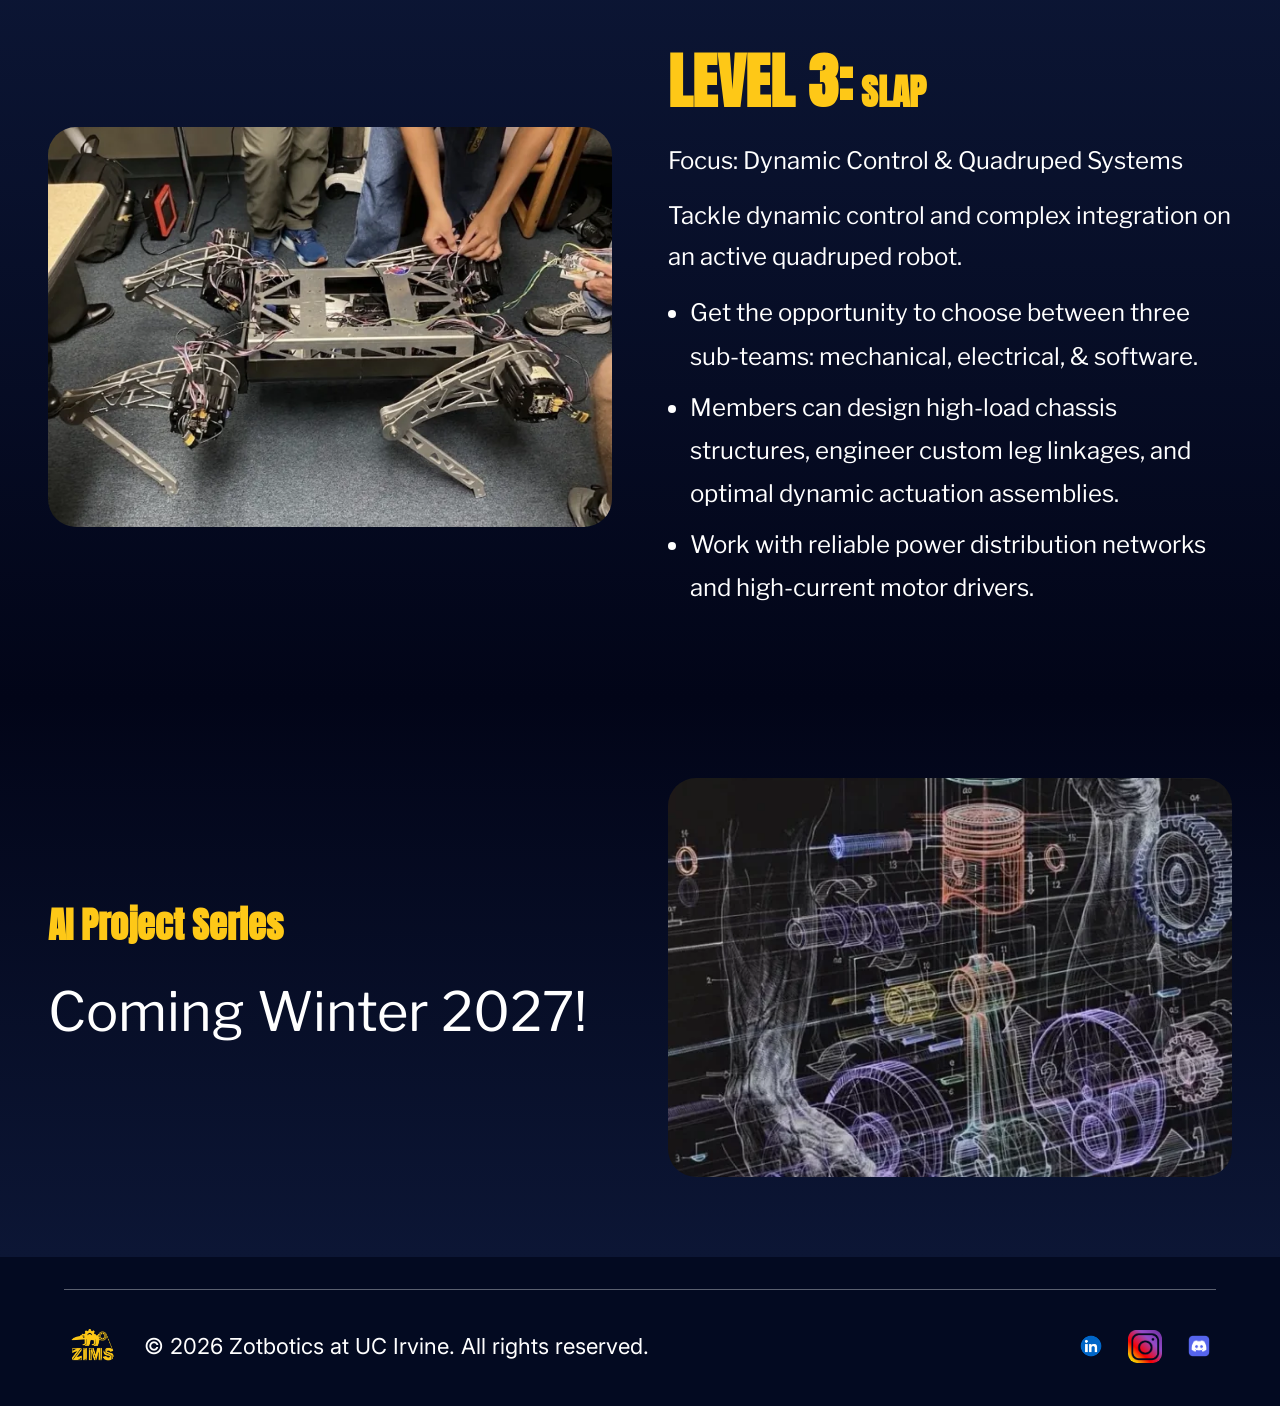
<file: projects.html>
<!doctype html>
<html lang="en">
<head>
<meta charset="UTF-8" />
<meta name="viewport" content="width=device-width, initial-scale=1" />
<title>Projects — ZIMS</title>
<link rel="icon" href="assets/zims-icon-transparent.png" />
<link rel="stylesheet" href="css/style.css" />
</head>
<body>
<div id="site-header" class="site-header"></div>

<main style="background:var(--navy-800);">
  <section class="title-banner">
    <img src="assets/ProjectsBigBanner.webp" alt="Projects" />
  </section>

  <nav class="plevel-strip">
    <a href="#level-1" class="lvl1">
      <img src="assets/proj-lvl1-strip.webp" alt="" />
      <span>LEVEL 1</span>
    </a>
    <a href="#level-2" class="lvl2">
      <img src="assets/proj-lvl2-strip.webp" alt="" />
      <span>LEVEL 2</span>
    </a>
    <a href="#level-3" class="lvl3">
      <img src="assets/proj-lvl3-detail.webp" alt="" />
      <span>LEVEL 3</span>
    </a>
    <a href="#ai-project" class="ai">
      <img src="assets/proj-ai-detail.webp" alt="" />
      <span>AI PROJECT</span>
    </a>
  </nav>

  <section class="projects-intro">
    <h1 class="section-heading" style="font-size:60px;">About our Projects</h1>
    <p>Our tiered project series takes you from fundamental skills to cutting-edge robotics. Whether you're 3D printing your first hexapod, programming kinematics on a robotic arm, or deploying autonomous systems with AI, there's a build designed for your experience level! Dive in, get hands-on with ZOTbotics, and bring your engineering ideas to life!</p>
  </section>

  <section class="plevel-detail grad-c" id="level-1">
    <div class="container plevel-detail-grid">
      <div class="art"><img src="assets/proj-lvl1-detail.webp" alt="Level 1: RPi Spider Bot" /></div>
      <div>
        <h2><span class="lvl-num">LEVEL 1:</span> RPi Spider Bot</h2>
        <p class="lead">Focus: Intro to manufacturing, prototyping, &amp; Embedded Basics</p>
        <p>Step into robotics with a build that connects foundational engineering and hands-on manufacturing from scratch.</p>
        <ul>
          <li>Gain hands-on experience with 3D printing, laser cutting power tools, and CNC fabrication.</li>
          <li>Assemble mechanical linkages.</li>
          <li>Intro to programming and motor control logic featuring a Raspberry Pi.</li>
        </ul>
      </div>
    </div>
  </section>

  <section class="plevel-detail grad-b" id="level-2">
    <div class="container plevel-detail-grid reverse">
      <div>
        <h2><span class="lvl-num">LEVEL 2:</span> DIY Robot Arm</h2>
        <p class="lead">Focus: Kinematics &amp; Factory Automation</p>
        <p>Bridge mechanical design and factory automation through precision multi-axis robotic manipulation.</p>
        <ul>
          <li>Project focuses on forward and inverse kinematics.</li>
          <li>Learning modern industrial automation and robotic manipulation being operated in the real world.</li>
          <li>Grouped up in teams of 6-8 to design &amp; develop a multi-degree-of-freedom robot arm.</li>
        </ul>
      </div>
      <div class="art"><img src="assets/proj-lvl2-detail.webp" alt="Level 2: DIY Robot Arm" /></div>
    </div>
  </section>

  <section class="plevel-detail grad-c" id="level-3">
    <div class="container plevel-detail-grid">
      <div class="art"><img src="assets/proj-lvl3-strip.webp" alt="Level 3: SLAP" /></div>
      <div>
        <h2><span class="lvl-num">LEVEL 3:</span> SLAP</h2>
        <p class="lead">Focus: Dynamic Control &amp; Quadruped Systems</p>
        <p>Tackle dynamic control and complex integration on an active quadruped robot.</p>
        <ul>
          <li>Get the opportunity to choose between three sub-teams: mechanical, electrical, &amp; software.</li>
          <li>Members can design high-load chassis structures, engineer custom leg linkages, and optimal dynamic actuation assemblies.</li>
          <li>Work with reliable power distribution networks and high-current motor drivers.</li>
        </ul>
      </div>
    </div>
  </section>

  <section class="plevel-detail grad-b" id="ai-project">
    <div class="container plevel-detail-grid reverse">
      <div>
        <h2 style="text-align:left;">AI Project Series</h2>
        <p class="coming-soon">Coming Winter 2027!</p>
      </div>
      <div class="art"><img src="assets/proj-ai-blueprint.webp" alt="AI Project Series — reveal coming soon" /></div>
    </div>
  </section>
</main>

<div id="site-footer" class="site-footer"></div>

<script src="js/header-footer.js"></script>
<script src="js/main.js"></script>
</body>
</html>
</file>
<file: css/style.css>
/* ============================================================
   ZIMS / ZOTbotics Website — shared stylesheet
   Design tokens pulled from the ZOTbotics Website Design Figma file
   ============================================================ */

@import url('https://fonts.googleapis.com/css2?family=Bebas+Neue&family=Anton&family=Bungee&family=Libre+Franklin:ital,wght@0,400;0,500;0,600;0,700;1,400&family=Inter:wght@400;500;600&display=swap');

:root{
  /* colors */
  --navy-950:#000005;
  --navy-900:#020518;
  --navy-850:#030a21;
  --navy-800:#050a30;
  --navy-700:#0c1635;
  --navy-600:#1b2441;
  --yellow:#fec817;
  --yellow-soft:#f4db80;
  --yellow-dark:#efbc18;
  --ink:#020415;
  --btn-ink:#3b3000;
  --ebony:#ebebeb;
  --white:#ffffff;
  --line:#474746;

  /* type */
  --font-nav: 'Bebas Neue', sans-serif;
  --font-display: 'Anton', sans-serif;
  --font-quirk: 'Bungee', cursive;
  --font-body: 'Libre Franklin', sans-serif;
  --font-fine: 'Inter', sans-serif;

  --header-h: 100px;
}

*{box-sizing:border-box;}
html{scroll-behavior:smooth; scroll-padding-top: calc(var(--header-h) + 12px);}
body{
  margin:0;
  background:var(--navy-800);
  color:var(--ebony);
  font-family:var(--font-body);
  line-height:1.5;
  overflow-x:hidden;
}
img{max-width:100%; display:block;}
a{color:inherit; text-decoration:none;}
button{font-family:inherit; cursor:pointer;}
h1,h2,h3,h4,p{margin:0;}
.container{max-width:1440px; margin:0 auto; padding:0 24px;}
.visually-hidden{position:absolute; width:1px; height:1px; overflow:hidden; clip:rect(0 0 0 0); white-space:nowrap;}

/* ============================================================
   HEADER
   ============================================================ */
.site-header{
  position:sticky; top:0; left:0; right:0; z-index:1000;
  background:var(--navy-800);
  border-bottom:1px solid rgba(255,255,255,.06);
}
.site-header .menu-contents{
  max-width:1440px; margin:0 auto;
  display:flex; align-items:center; justify-content:space-between;
  gap:24px; padding:10px 24px;
}
.logo-link{display:flex; align-items:center; gap:12px; flex-shrink:0;}
.logo-link img.logo-full{height:72px; width:auto; object-fit:contain;}
.logo-wordmark{
  font-family:var(--font-nav); color:var(--yellow); font-size:26px;
  letter-spacing:1px; line-height:1;
}
.logo-wordmark small{display:block; font-family:var(--font-body); color:var(--white); font-size:9px; letter-spacing:1.5px; font-weight:600; margin-top:2px;}

.nav-toggle{
  display:none; background:none; border:none; color:var(--white);
  padding:8px; margin-left:auto;
}
.nav-toggle svg{width:28px; height:28px;}

.nav-menu{display:flex; align-items:center; gap:6px; flex-wrap:wrap;}
.nav-item{position:relative;}
.nav-link{
  display:flex; align-items:center; gap:8px;
  font-family:var(--font-nav); font-size:32px; color:var(--white);
  padding:14px 18px; border-radius:15px; white-space:nowrap;
  transition:color .18s ease, background-color .18s ease;
}
.nav-link:hover, .nav-link:focus-visible, .nav-item.open > .nav-link{
  color:var(--yellow);
}
.nav-link.is-disabled{cursor:default; opacity:.55;}
.nav-link.is-disabled:hover{color:var(--white);}
.nav-link .caret{width:14px; height:14px; transition:transform .18s ease; flex-shrink:0;}
.nav-item.open .caret{transform:rotate(180deg);}
.nav-link.cta{background:var(--ink); }
.nav-link.cta:hover{color:var(--yellow); background:#131634;}

.nav-item.current > .nav-link{color:var(--yellow);}

.dropdown{
  position:absolute; top:100%; left:0; margin-top:6px;
  min-width:220px; padding:10px;
  background:rgba(37,37,37,.86); backdrop-filter:blur(6px);
  border-radius:18px;
  box-shadow: inset 0 14px 74px -20px rgba(0,0,0,.55), 0 18px 40px rgba(0,0,0,.35);
  opacity:0; visibility:hidden; transform:translateY(-6px);
  transition:opacity .16s ease, transform .16s ease, visibility .16s;
  z-index:1100;
}
.nav-item.open .dropdown{opacity:1; visibility:visible; transform:translateY(0);}
.dropdown a{
  display:block; font-family:var(--font-nav); font-size:22px; color:var(--white);
  padding:12px 16px; border-radius:12px;
}
.dropdown a:hover, .dropdown a:focus-visible{color:var(--yellow); background:rgba(255,255,255,.08);}

@media (max-width: 1180px){
  .nav-toggle{display:inline-flex;}
  .nav-menu{
    position:fixed; inset:var(--header-h) 0 0 0; top:var(--header-h);
    flex-direction:column; align-items:stretch; flex-wrap:nowrap; gap:0;
    background:var(--navy-800); padding:12px 20px 40px;
    transform:translateX(100%); transition:transform .25s ease;
    overflow-y:auto; overflow-x:hidden;
  }
  .nav-menu.mobile-open{transform:translateX(0);}
  .nav-link{font-size:28px; padding:16px 8px; border-radius:0; border-bottom:1px solid rgba(255,255,255,.08); justify-content:space-between; width:100%; box-sizing:border-box;}
  .nav-item{width:100%;}
  .nav-item:last-child{margin-top:auto; padding-top:20px;}
  .nav-link.cta{border-radius:15px; justify-content:center; border-bottom:none;}
  .dropdown{position:static; margin-top:0; opacity:1; visibility:visible; transform:none; display:none; background:rgba(255,255,255,.04); box-shadow:none; width:100%; min-width:0; box-sizing:border-box;}
  .nav-item.open .dropdown{display:block;}
  .dropdown a{width:100%; box-sizing:border-box;}
}

/* ============================================================
   FOOTER
   ============================================================ */
.site-footer{background:var(--navy-850); padding:32px 24px;}
.site-footer .footer-row{
  max-width:1152px; margin:0 auto;
  border-top:1px solid rgba(255,255,255,.35);
  padding-top:28px;
  display:flex; align-items:center; justify-content:space-between; gap:24px; flex-wrap:wrap;
}
.footer-copy{font-family:var(--font-fine); font-size:22px; color:var(--white); flex:1 1 260px;}
.footer-social{display:flex; gap:20px; align-items:center;}
.footer-social a{
  width:34px; height:34px; border-radius:9px;
  display:flex; align-items:center; justify-content:center; overflow:hidden;
  transition:transform .18s ease;
}
.footer-social a:hover{transform:translateY(-3px);}
.footer-social img, .footer-social svg{width:100%; height:100%; object-fit:contain;}
.footer-logo{display:flex; align-items:center; gap:10px;}
.footer-logo img{height:56px; width:auto; object-fit:contain;}

/* ============================================================
   BUTTONS
   ============================================================ */
.btn{
  display:inline-flex; align-items:center; gap:10px;
  font-family:var(--font-display); font-size:18px; letter-spacing:.9px;
  padding:18px 34px; border-radius:18px; border:1.5px solid transparent;
  transition:transform .15s ease, background-color .15s ease, color .15s ease;
}
.btn:hover{transform:translateY(-2px);}
.btn-solid{background:var(--yellow); color:var(--btn-ink);}
.btn-solid:hover{background:#ffd94d;}
.btn-outline{border-color:var(--yellow); color:var(--yellow);}
.btn-outline:hover{background:rgba(254,200,23,.1);}
.btn svg{width:18px; height:18px;}

/* ============================================================
   SECTION HELPERS
   ============================================================ */
.eyebrow-heading{
  font-family:var(--font-nav); color:var(--yellow); text-transform:uppercase;
  letter-spacing:5.4px; font-size:60px; margin:0 0 28px;
}
.section-heading{
  font-family:var(--font-display); color:var(--yellow); text-transform:uppercase;
  letter-spacing:1.5px; font-size:32px; margin:0 0 20px;
}
.body-copy{font-family:var(--font-body); font-weight:500; font-size:21px; line-height:1.85; color:var(--ebony);}
.hero-note{font-family:var(--font-body); font-size:16px; color:var(--white); text-align:center;}

/* pre-baked title banners (image already contains the page's lettering) */
.title-banner{position:relative; width:100%; overflow:hidden; line-height:0;}
.title-banner img{width:100%; height:auto; display:block;}
.title-banner .scroll-hint{
  position:absolute; left:50%; bottom:6%; transform:translateX(-50%);
  font-family:var(--font-body); font-size:21px; color:var(--white);
  display:flex; flex-direction:column; align-items:center; gap:6px;
}
.title-banner .scroll-hint svg{width:24px; height:24px; animation:bob 1.8s ease-in-out infinite;}

/* generic full-bleed section w/ gradient */
.grad-a{background:linear-gradient(180deg,var(--navy-950) 0%, var(--navy-900) 27%, var(--navy-700) 100%);}
.grad-b{background:linear-gradient(180deg,var(--navy-900) 0%, var(--navy-700) 100%);}
.grad-c{background:linear-gradient(180deg,var(--navy-700) 0%, var(--navy-900) 100%);}

/* skeleton / coming-soon placeholder image blocks */
.img-placeholder{
  background:repeating-linear-gradient(135deg, rgba(255,255,255,.05) 0 12px, rgba(255,255,255,.02) 12px 24px);
  border:1px dashed rgba(255,255,255,.25);
  display:flex; align-items:center; justify-content:center;
  color:rgba(255,255,255,.55); font-family:var(--font-body); font-size:14px; text-align:center; padding:16px;
  min-height:200px; border-radius:12px;
}

/* ============================================================
   HOME PAGE
   ============================================================ */
.hero{position:relative; overflow:hidden; min-height:640px; display:flex; align-items:flex-end;}
.hero-media{position:absolute; inset:0; z-index:0;}
.hero-media img, .hero-media video{width:100%; height:100%; object-fit:cover;}
.hero-media::after{content:""; position:absolute; inset:0; background:linear-gradient(180deg, rgba(2,5,24,.15) 0%, rgba(2,5,24,.85) 92%);}
.hero-buttons{position:relative; z-index:1; width:100%; display:flex; justify-content:center; gap:20px; padding:0 0 56px; flex-wrap:wrap;}

.about-zims{padding:96px 0 72px;}
.about-zims .grid{display:grid; grid-template-columns:1.3fr 1fr; gap:56px; align-items:center;}
.about-zims .art{
  aspect-ratio: 337.5 / 591; border-radius:16px; overflow:hidden;
  background:linear-gradient(160deg, var(--navy-600), var(--navy-900));
}
.about-zims .art img, .about-zims .art video{width:100%; height:100%; object-fit:cover;}
.link-cta{
  display:inline-flex; align-items:center; gap:10px; margin-top:28px;
  font-family:var(--font-display); color:var(--yellow); letter-spacing:1.8px;
  font-size:18px; text-transform:uppercase;
}
.link-cta svg{width:18px; height:12px;}

.about-maker{padding:80px 0;}
.about-maker .grid{display:grid; grid-template-columns:1fr 1.15fr; gap:56px; align-items:center;}
.about-maker .art{aspect-ratio:4/3; border-radius:16px; overflow:hidden; background:#d9d9d9;}
.about-maker .art img{width:100%; height:100%; object-fit:cover;}

.current-projects{padding:88px 0 110px; text-align:center;}
.current-projects .kicker{font-family:var(--font-body); color:var(--ebony); font-size:21px; margin-bottom:56px;}
.project-grid{display:grid; grid-template-columns:repeat(3,1fr); gap:28px; text-align:left;}
.project-card{
  background:var(--navy-850); border-radius:22px; overflow:hidden;
  border:1px solid rgba(255,255,255,.06); display:flex; flex-direction:column;
}
.project-card .thumb{aspect-ratio:16/10; overflow:hidden; background:#111a3d;}
.project-card .thumb img{width:100%; height:100%; object-fit:cover;}
.project-card .body{padding:26px 28px 30px; display:flex; flex-direction:column; gap:14px; flex:1;}
.project-card h3{font-family:var(--font-quirk); color:var(--yellow); font-size:30px; font-weight:400;}
.project-card p{font-family:var(--font-body); font-weight:500; font-size:21px; color:var(--ebony); line-height:1.7; flex:1;}
.project-card .learn-more{
  display:inline-flex; align-items:center; gap:8px; align-self:flex-start;
  font-family:var(--font-display); font-size:21px; color:var(--ebony);
  background:#474746; padding:12px 22px; border-radius:10px; letter-spacing:.5px;
}
.project-card .learn-more:hover{background:#5a5a58;}
.project-card.ai-project{background:#03071c; align-items:center; justify-content:center; text-align:center;}
.project-card.ai-project .body{align-items:center; text-align:center;}

@media (max-width: 980px){
  .about-zims .grid, .about-maker .grid{grid-template-columns:1fr;}
  .project-grid{grid-template-columns:1fr;}
}

/* ============================================================
   JOIN US PAGE
   ============================================================ */
.join-hero{position:relative;}
.recruitment-status{
  padding:70px 24px 40px; text-align:center;
  background:linear-gradient(175deg, #000000 18.6%, var(--navy-700) 44%);
}
.recruitment-status h1{font-family:var(--font-body); color:var(--yellow); font-size:64px; margin-bottom:8px;}
.recruitment-status .rule{max-width:720px; margin:22px auto 0; height:2px; background:rgba(255,255,255,.25); position:relative;}
.recruitment-status .rule::after{content:""; position:absolute; right:0; top:-4px; width:80px; height:10px; background:var(--navy-700);}

.role-banner{padding:24px 0 70px; text-align:center; background:var(--navy-700);}
.role-banner h2{font-family:var(--font-body); font-size:40px; color:var(--white);}
.role-banner .status{font-family:var(--font-body); font-size:32px; color:var(--yellow-soft); margin-top:14px;}
.role-links{display:flex; justify-content:center; gap:12px; flex-wrap:wrap; margin-top:22px; font-family:var(--font-body); font-size:32px;}
.role-links a{color:var(--yellow-soft); text-decoration:underline; text-underline-offset:4px;}
.role-links a:hover{color:var(--yellow);}
.role-links span{color:var(--white);}

.level-grid{background:var(--navy-700); padding-bottom:80px;}
.level-grid .grid{display:grid; grid-template-columns:repeat(2,1fr); gap:26px; max-width:1000px; margin:0 auto;}
.level-card{
  border:2px solid rgba(71,71,70,.5); background:rgba(5,10,48,.7);
  border-radius:12px; padding:32px 26px; text-align:center; display:flex; flex-direction:column; gap:16px;
}
.level-card h3{font-family:var(--font-body); font-size:40px; color:var(--white);}
.level-card .subtitle{font-family:var(--font-body); font-size:32px; color:var(--white); margin-top:-6px;}
.level-card .status-line{font-family:var(--font-body); font-size:32px; color:var(--yellow-soft); margin-top:auto;}
.level-card.slap{text-decoration:none; transition:transform .15s ease;}
.level-card.slap:hover{transform:translateY(-4px);}

/* ============================================================
   SPONSORS / NETWORK / EVENTS / MAKERSPACE / PROJECTS
   ============================================================ */
.sponsor-blurb{max-width:1100px; margin:0 auto; text-align:center; padding:70px 24px; font-family:var(--font-quirk); font-size:40px; line-height:1.5; color:var(--white);}
.sponsor-grid{max-width:1150px; margin:0 auto; padding:0 24px 100px; display:grid; gap:26px;}
.sponsor-row{display:grid; grid-template-columns:1fr 1fr; gap:26px;}
.sponsor-logo{
  border-radius:14px; min-height:150px; display:flex; align-items:center; justify-content:center;
  padding:28px; text-align:center;
}
.sponsor-logo img{max-width:100%; max-height:96px; object-fit:contain;}
.sponsor-logo.bg-white{background:#fff;}
.sponsor-logo.bg-black{background:#0a0a0a;}
.sponsor-logo.bg-blue{background:#0064a4;}
@media (max-width:820px){.sponsor-row{grid-template-columns:1fr;}}

/* our network */
.network-intro{padding:90px 24px 50px; text-align:center; max-width:1100px; margin:0 auto;}
.network-intro h1{font-family:var(--font-quirk); color:var(--white); font-size:64px; line-height:1.3; margin-bottom:26px;}
.network-intro p{font-family:var(--font-quirk); color:var(--white); font-size:40px; line-height:1.4;}
.network-grid{max-width:1100px; margin:0 auto; padding:20px 24px 110px; display:grid; grid-template-columns:repeat(2,1fr); gap:40px;}
.net-card{position:relative; border:5px solid #010005; background:#d9d9d9; color:#111; padding:26px 26px 26px 168px; min-height:190px; display:flex; flex-direction:column; justify-content:center; gap:10px;}
.net-card img{position:absolute; left:18px; top:50%; transform:translateY(-50%); width:120px; height:120px; object-fit:contain;}
.net-card h3{font-family:var(--font-quirk); font-size:32px;}
.net-card p{font-family:var(--font-body); font-size:16px; line-height:1.6;}
.net-card.legacy h3{font-size:24px;}
.net-card.zims{border-color:var(--yellow); background:var(--navy-800);}
.net-card.zims h3{color:var(--yellow);}
.net-card.zims p{color:var(--white);}
.net-card.ace{border-color:#010005;}
.net-card.ace h3{color:#eb1c24;}
.net-card.uav h3{color:#00b332;}
.net-card.f1{background:var(--yellow); border-color:#010005;}
.net-card.f1 h3{color:#f55;}
.net-card.legacy{background:var(--yellow); border-color:#010005;}
.net-card.legacy h3{color:#fff; background:#010005; display:inline-block; padding:6px 14px; margin:-8px 0 6px -8px;}
.network-banner-card{
  grid-column:1/-1; background:var(--navy-800); border:2px solid var(--yellow); border-radius:16px;
  display:flex; align-items:center; justify-content:center; padding:40px; text-align:center;
}
.network-banner-card h3{font-family:var(--font-quirk); color:var(--yellow); font-size:48px;}
@media (max-width:820px){.network-grid{grid-template-columns:1fr;} .net-card{padding-left:26px; padding-top:150px;} .net-card img{position:static; transform:none; margin-bottom:10px;}}

/* events */
.gallery-heading{padding:80px 24px 40px; text-align:center; background:linear-gradient(180deg, #000000 0%, var(--navy-800) 50.5%, var(--navy-700) 100%);}
.gallery-heading h1{font-family:var(--font-display); font-size:96px; color:var(--yellow);}
@keyframes bob{0%,100%{transform:translateY(0);}50%{transform:translateY(6px);}}

.event-row{padding:64px 24px;}
.event-card{
  max-width:1200px; margin:0 auto; background:var(--navy-700); border:1.5px solid #000; border-radius:34px;
  padding:44px; display:grid; grid-template-columns:1fr 1fr; gap:48px; align-items:center;
  box-shadow:8px 8px 0 rgba(0,0,0,.35);
}
.event-row:nth-child(even) .event-card{grid-template-columns:1fr 1fr;}
.event-row:nth-child(even) .event-card .carousel{order:2;}
.event-card h3{font-family:var(--font-display); color:var(--yellow-dark); font-size:36px; margin-bottom:20px;}
.event-card p{font-family:var(--font-body); font-weight:500; font-size:24px; color:var(--white); line-height:1.6;}
.carousel{position:relative; border-radius:20px; overflow:hidden; aspect-ratio:3/2; background:#0c1635;}
.carousel-track{display:flex; height:100%; transition:transform .4s ease;}
.carousel-track img{width:100%; height:100%; object-fit:cover; flex-shrink:0;}
.carousel-btn{
  position:absolute; top:50%; transform:translateY(-50%); width:38px; height:38px; border-radius:50%;
  background:rgba(0,0,0,.45); border:none; color:#fff; display:flex; align-items:center; justify-content:center;
  touch-action:manipulation;
}
.carousel-btn:hover{background:rgba(0,0,0,.7);}
.carousel-btn.prev{left:12px;}
.carousel-btn.next{right:12px;}
.carousel-btn svg{width:18px; height:18px;}
.carousel-dots{position:absolute; bottom:12px; left:50%; transform:translateX(-50%); display:flex; gap:8px;}
.carousel-dots button{width:8px; height:8px; border-radius:50%; background:rgba(255,255,255,.4); border:none; padding:0;}
.carousel-dots button.active{background:var(--yellow);}

@media (max-width:900px){
  .event-card, .event-row:nth-child(even) .event-card{grid-template-columns:1fr;}
  .event-card .carousel{order:2;}
  .gallery-heading h1{font-size:48px;}
}

/* makerspace */
.maker-heading{
  font-family:var(--font-display); color:var(--yellow); text-align:center;
  font-size:60px; margin-bottom:40px; letter-spacing:.5px;
}
.maker-row{
  max-width:1296px; margin:0 auto; padding:0 72px;
  display:grid; grid-template-columns:558fr 674fr; gap:64px; align-items:center;
}
.maker-row .art{aspect-ratio:558/338; border-radius:16px; overflow:hidden;}
.maker-row .art img{width:100%; height:100%; object-fit:cover;}
.maker-row h2{font-family:var(--font-display); color:var(--yellow); font-size:60px; margin-bottom:20px;}
.maker-row p{font-family:var(--font-body); font-size:21px; color:var(--white); line-height:1.85;}

.maker-about{padding:80px 0; background:var(--navy-700);}

.maker-status{background:var(--navy-800); padding:80px 24px;}
.maker-status > iframe{
  max-width:1000px; margin:0 auto; border: none; width: 100%; height: 300px; display: flex; justify-content: center;
}
.status-cards{max-width:1000px; margin:0 auto; display:grid; grid-template-columns:repeat(3,1fr); gap:24px;}
.status-card{background:var(--navy-700); border-radius:16px; padding:24px 26px;}
.status-card .label{font-family:var(--font-display); color:var(--yellow); font-size:13px; letter-spacing:1px; text-transform:uppercase; margin-bottom:8px;}
.status-card .value{font-family:var(--font-body); font-weight:700; color:var(--white); font-size:22px;}
.status-updated{max-width:1000px; margin:20px auto 0; text-align:center; font-family:var(--font-body); font-size:13px; color:rgba(255,255,255,.5);}
@media (max-width:820px){.status-cards{grid-template-columns:1fr;}}

.maker-equip{background:var(--navy-700); padding:80px 24px;}
.equip-grid{max-width:1296px; margin:0 auto; padding:0 72px; display:grid; grid-template-columns:1fr 1fr; gap:30px;}
.equip-card{background:var(--navy-800); border-radius:24px; padding:36px 40px;}
.equip-card h3{font-family:var(--font-display); color:var(--yellow); font-size:36px; margin-bottom:16px;}
.equip-card hr{border:none; border-top:1.5px solid #d9d9d9; margin-bottom:20px;}
.equip-card p{font-family:var(--font-body); font-size:21px; color:var(--white); white-space:pre-line; line-height:1.85;}

.maker-access{background:var(--navy-800); padding:80px 0;}
.maker-access .art{aspect-ratio:710/463.8;}

.maker-locate{background:var(--navy-700); padding:80px 0;}
.maker-locate .art{aspect-ratio:710/463.8;}

@media (max-width:900px){
  .maker-row{grid-template-columns:1fr; padding:0 24px;}
  .equip-grid{grid-template-columns:1fr; padding:0 24px;}
  .maker-status > iframe{height: 400px;}
}

@media (max-width:645px){
  .maker-status > iframe{height: 600px;}
}

/* projects page */
.projects-intro{padding:60px 24px 30px; text-align:center; background:var(--navy-800);}
.projects-intro h1{margin-bottom:22px;}
.projects-intro p{font-family:var(--font-body); font-size:30px; color:var(--white); line-height:1.6; max-width:900px; margin:0 auto;}

.plevel-strip{display:flex; width:100%;}
.plevel-strip a{
  position:relative; flex:1; aspect-ratio:360/420; overflow:hidden;
  display:flex; align-items:flex-end; justify-content:center; padding-bottom:32px;
}
.plevel-strip a img{position:absolute; inset:0; width:100%; height:100%; object-fit:cover; opacity:.5;}
.plevel-strip a span{position:relative; z-index:1; font-family:var(--font-nav); color:#fff; font-size:54px; letter-spacing:1px;}
.plevel-strip a.lvl1{background:rgba(5,10,48,.85);}
.plevel-strip a.lvl2{background:var(--yellow);}
.plevel-strip a.lvl3{background:#000;}
.plevel-strip a.ai{background:var(--yellow-soft);}
.plevel-strip a.lvl2 span, .plevel-strip a.ai span{color:#3b3000;}
@media (max-width:820px){.plevel-strip{flex-wrap:wrap;} .plevel-strip a{flex:1 1 50%; aspect-ratio:1/1;}}

.plevel-detail{padding:80px 24px;}
.plevel-detail-grid{display:grid; grid-template-columns:1fr 1fr; gap:56px; align-items:center;}
.plevel-detail-grid.reverse .art{order:2;}
.plevel-detail .art{aspect-ratio:639/453; border-radius:28px; overflow:hidden;}
.plevel-detail .art img{width:100%; height:100%; object-fit:cover;}
.plevel-detail h2{font-family:var(--font-display); color:var(--yellow); font-size:36px; margin-bottom:14px;}
.plevel-detail h2 .lvl-num{font-size:60px;}
.plevel-detail .lead{font-family:var(--font-body); font-weight:400; color:var(--white); font-size:24px; margin-bottom:14px;}
.plevel-detail p{font-family:var(--font-body); color:var(--white); font-size:24px; line-height:1.7;}
.plevel-detail ul{margin:14px 0 0; padding-left:22px; color:var(--white); font-family:var(--font-body); font-size:24px; line-height:1.8;}
.plevel-detail ul li{margin-bottom:8px;}
.plevel-detail .coming-soon{font-size:54px; font-weight:400; margin-top:6px;}
@media (max-width:900px){.plevel-detail-grid, .plevel-detail-grid.reverse{grid-template-columns:1fr;} .plevel-detail-grid .art{order:-1;} .plevel-detail-grid.reverse .art{order:-1;}}

/* generic page hero title used on stub pages */
.stub{padding:140px 24px 120px; text-align:center;}
.stub h1{font-family:var(--font-display); color:var(--yellow); font-size:48px; margin-bottom:16px;}
.stub p{font-family:var(--font-body); color:var(--white); font-size:18px; max-width:600px; margin:0 auto;}

/* ============================================================
   MOBILE REFORMAT: Join Us / Our Sponsors / Our Network
   These three were previously just scaled down from desktop;
   this rebuilds their type scale and spacing for phone screens
   while keeping the same colors, fonts, and visual language.
   ============================================================ */

.role-banner > iframe{
  max-width:1000px; margin:0 auto; border: none; width: 100%; height: 500px; display: flex; justify-content: center;
}
@media (max-width:700px){

  /* ---------- Join Us ---------- */
  .recruitment-status{padding:44px 20px 0; color: #181c36;}
  .recruitment-status h1{font-size:34px; line-height:1.15;}
  .recruitment-status .rule{margin:16px auto 0;}

  .role-banner h2{font-size:22px; line-height:1.3;}
  .role-banner .status{font-size:16px; margin-top:0;}
  .role-links{
    flex-direction:column; align-items:center; gap:6px;
    font-size:16px; margin-top:16px;
  }
  .role-links span{display:none;} /* "and" reads fine as a line break between two stacked links */

  .role-banner > iframe{
    height: 900px;
  }

  .level-grid{padding-bottom:48px;}
  .level-grid .grid{grid-template-columns:1fr; gap:16px; padding:0 20px;}
  .level-card{padding:22px 20px; gap:10px;}
  .level-card h3{font-size:26px;}
  .level-card .subtitle{font-size:17px;}
  .level-card .status-line{font-size:15px;}
  .level-card .status-line[style]{font-size:14px !important;}

  /* ---------- Our Sponsors ---------- */
  .sponsor-blurb{font-size:20px; line-height:1.6; padding:40px 20px;}
  .sponsor-grid{padding:0 20px 56px; gap:16px;}
  .sponsor-row{gap:16px;}
  .sponsor-logo{min-height:110px; padding:18px;}
  .sponsor-logo img{max-height:64px;}

  /* ---------- Our Network ---------- */
  .network-intro{padding:52px 20px 32px;}
  .network-intro h1{font-size:32px; line-height:1.25; margin-bottom:16px;}
  .network-intro p{font-size:19px; line-height:1.5;}
  .network-grid{padding:16px 20px 64px; gap:24px;}
  .net-card{
    padding:20px; min-height:0;
    display:flex; flex-direction:column; align-items:flex-start; gap:8px;
  }
  .net-card img{position:static; transform:none; width:88px; height:88px; margin-bottom:6px;}
  .net-card h3{font-size:22px;}
  .net-card.legacy h3{font-size:19px;}
  .net-card p{font-size:15px; line-height:1.55;}

  /* ---------- Join Us: center the underline cleanly on mobile ---------- */
  .recruitment-status .rule{width:80%; max-width:320px;}
  .recruitment-status .rule::after{display:none;}

  /* ---------- Makerspace: just the banner, no scroll hint; sized down
     a bit so the next section's photo peeks into view sooner ---------- */
  .title-banner:has(.scroll-hint.has-label){position:relative; min-height:220px;}
  .title-banner:has(.scroll-hint.has-label) img{position:absolute; inset:0; width:100%; height:100%; object-fit:cover;}
  .scroll-hint.has-label{display:none;}

  /* ---------- Projects: level-select strip labels ---------- */
  .plevel-strip a{padding:0 10px 20px;}
  .plevel-strip a span{
    font-size:24px; text-align:center; white-space:normal; line-height:1.15;
    width:100%;
  }
}
</file>
